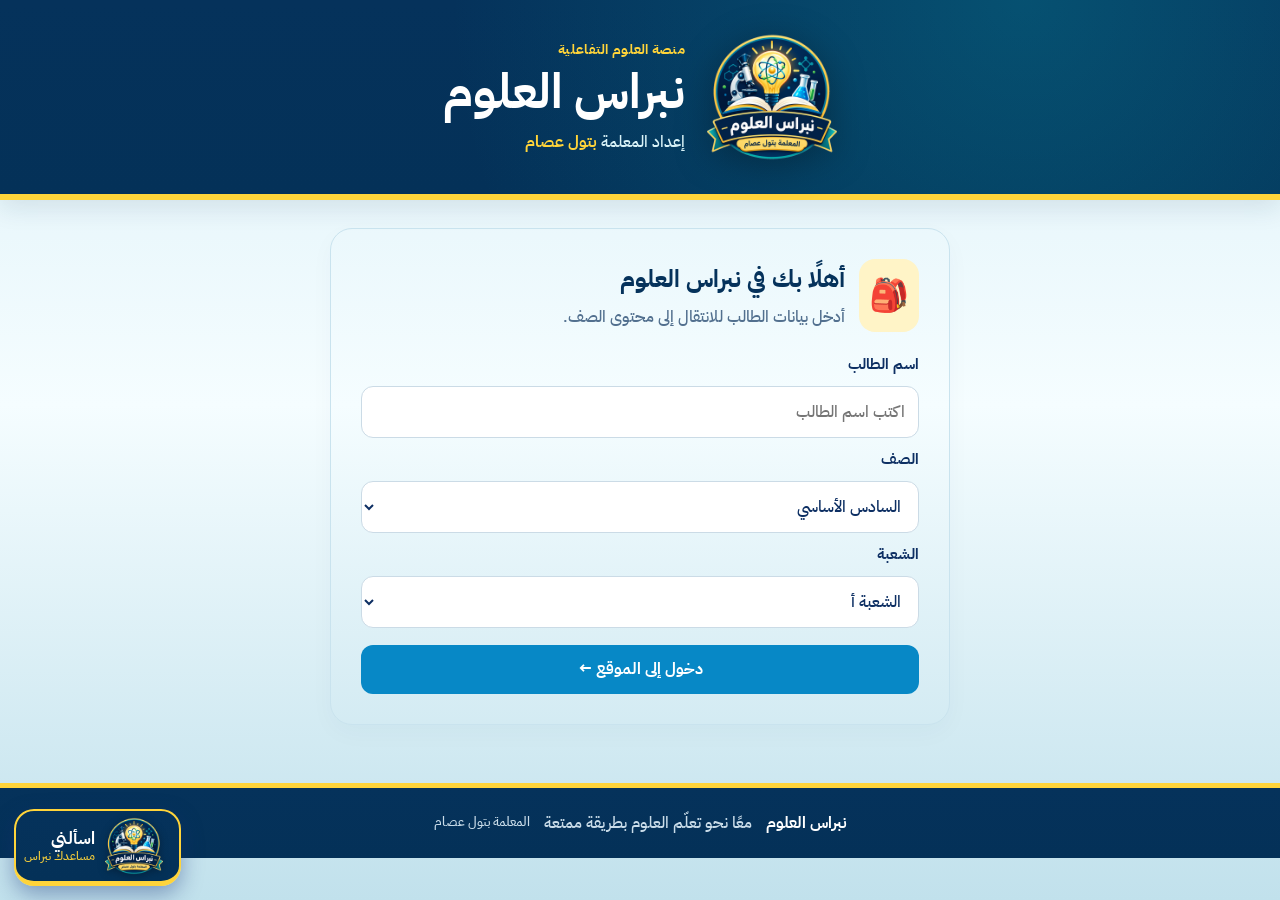
<file: index.html>
<!doctype html>
<html lang="ar" dir="rtl">
<head>
<meta charset="utf-8">
<meta name="viewport" content="width=device-width, initial-scale=1">
<meta name="theme-color" content="#05325b">
<link rel="icon" type="image/png" href="favicon.png">
<link rel="apple-touch-icon" href="favicon.png">
<title>نبراس العلوم | المعلمة بتول عصام</title>
<link rel="preconnect" href="https://fonts.googleapis.com">
<link rel="preconnect" href="https://fonts.gstatic.com" crossorigin>
<link href="https://fonts.googleapis.com/css2?family=IBM+Plex+Sans+Arabic:wght@400;500;600;700&display=swap" rel="stylesheet">
<link rel="stylesheet" href="style.css">
</head>
<body>
<header class="hero">
  <img class="brand-logo" src="logo.png" alt="شعار نبراس العلوم – المعلمة بتول عصام" width="130" height="130">
  <div>
    <p class="eyebrow">منصة العلوم التفاعلية</p>
    <h1>نبراس العلوم</h1>
    <p class="teacher">إعداد المعلمة <strong>بتول عصام</strong></p>
  </div>
</header>

<main class="container">
  <section id="loginPanel" class="panel login-panel">
    <div class="section-heading">
      <span class="emoji">🎒</span>
      <div><h2>أهلًا بك في نبراس العلوم</h2><p>أدخل بيانات الطالب للانتقال إلى محتوى الصف.</p></div>
    </div>
    <form id="studentForm">
      <label for="studentName">اسم الطالب</label>
      <input id="studentName" name="studentName" required maxlength="70" placeholder="اكتب اسم الطالب">
      <label for="studentGrade">الصف</label>
      <select id="studentGrade" name="studentGrade">
        <option value="6">السادس الأساسي</option>
        <option value="7">السابع الأساسي</option>
      </select>
      <label for="studentSection">الشعبة</label>
      <select id="studentSection" name="studentSection">
        <option value="أ">الشعبة أ</option>
        <option value="ب">الشعبة ب</option>
      </select>
      <button class="primary" type="submit">دخول إلى الموقع ←</button>
    </form>
  </section>

  <section id="dashboard" class="hidden">
    <div class="welcome-row">
      <div><p class="eyebrow">مرحبًا بك</p><h2 id="welcomeTitle">رحلتك العلمية تبدأ هنا</h2><p id="studentMeta"></p></div>
      <button id="changeStudent" class="secondary small" type="button">تغيير الطالب</button>
    </div>
    <div id="gradePicker" class="grade-grid">
      <button class="grade-card grade-six" data-grade="6"><span class="big-icon">🔬</span><span class="card-title">الصف السادس</span><span class="card-subtitle">اكتشف العلوم خطوة بخطوة</span></button>
      <button class="grade-card grade-seven" data-grade="7"><span class="big-icon">🧪</span><span class="card-title">الصف السابع</span><span class="card-subtitle">جرّب، لاحظ، واستنتج</span></button>
    </div>
    <div id="curriculum" class="hidden">
      <div class="toolbar">
        <button id="backGrades" class="secondary" type="button">→ رجوع</button>
        <div><p class="eyebrow">المحتوى الدراسي</p><h2 id="curriculumTitle">الصف السادس الأساسي</h2></div>
      </div>
      <div id="termTabs" class="term-tabs" role="tablist">
        <button class="term-tab active" data-term="1">الفصل الأول</button>
        <button class="term-tab" data-term="2">الفصل الثاني</button>
      </div>
      <p class="hint">اختر الفصل ثم الوحدة، ثم اختر الدرس لتظهر بطاقاته: الشرح والفيديو وورقة العمل والألعاب.</p>
      <div id="unitsGrid" class="units-grid"></div>
      <section id="lessonPanel" class="panel lesson-panel hidden">
        <div class="lesson-top"><span class="lesson-badge">صفحة الدرس</span><button id="closeLesson" class="secondary small" type="button">→ رجوع</button></div>
        <h2 id="lessonTitle"></h2>
        <p id="lessonPath" class="muted"></p>
        <div id="lessonBody"></div>
        </section>
    </div>
  </section>
</main>

<footer><strong>نبراس العلوم</strong><span>معًا نحو تعلّم العلوم بطريقة ممتعة</span><small>المعلمة بتول عصام</small></footer>
<script src="common.js"></script>
<script src="curriculum.js"></script>
<script src="lessons.js"></script>
<script src="script.js"></script>
<script src="assistant.js"></script>
</body>
</html>
</file>
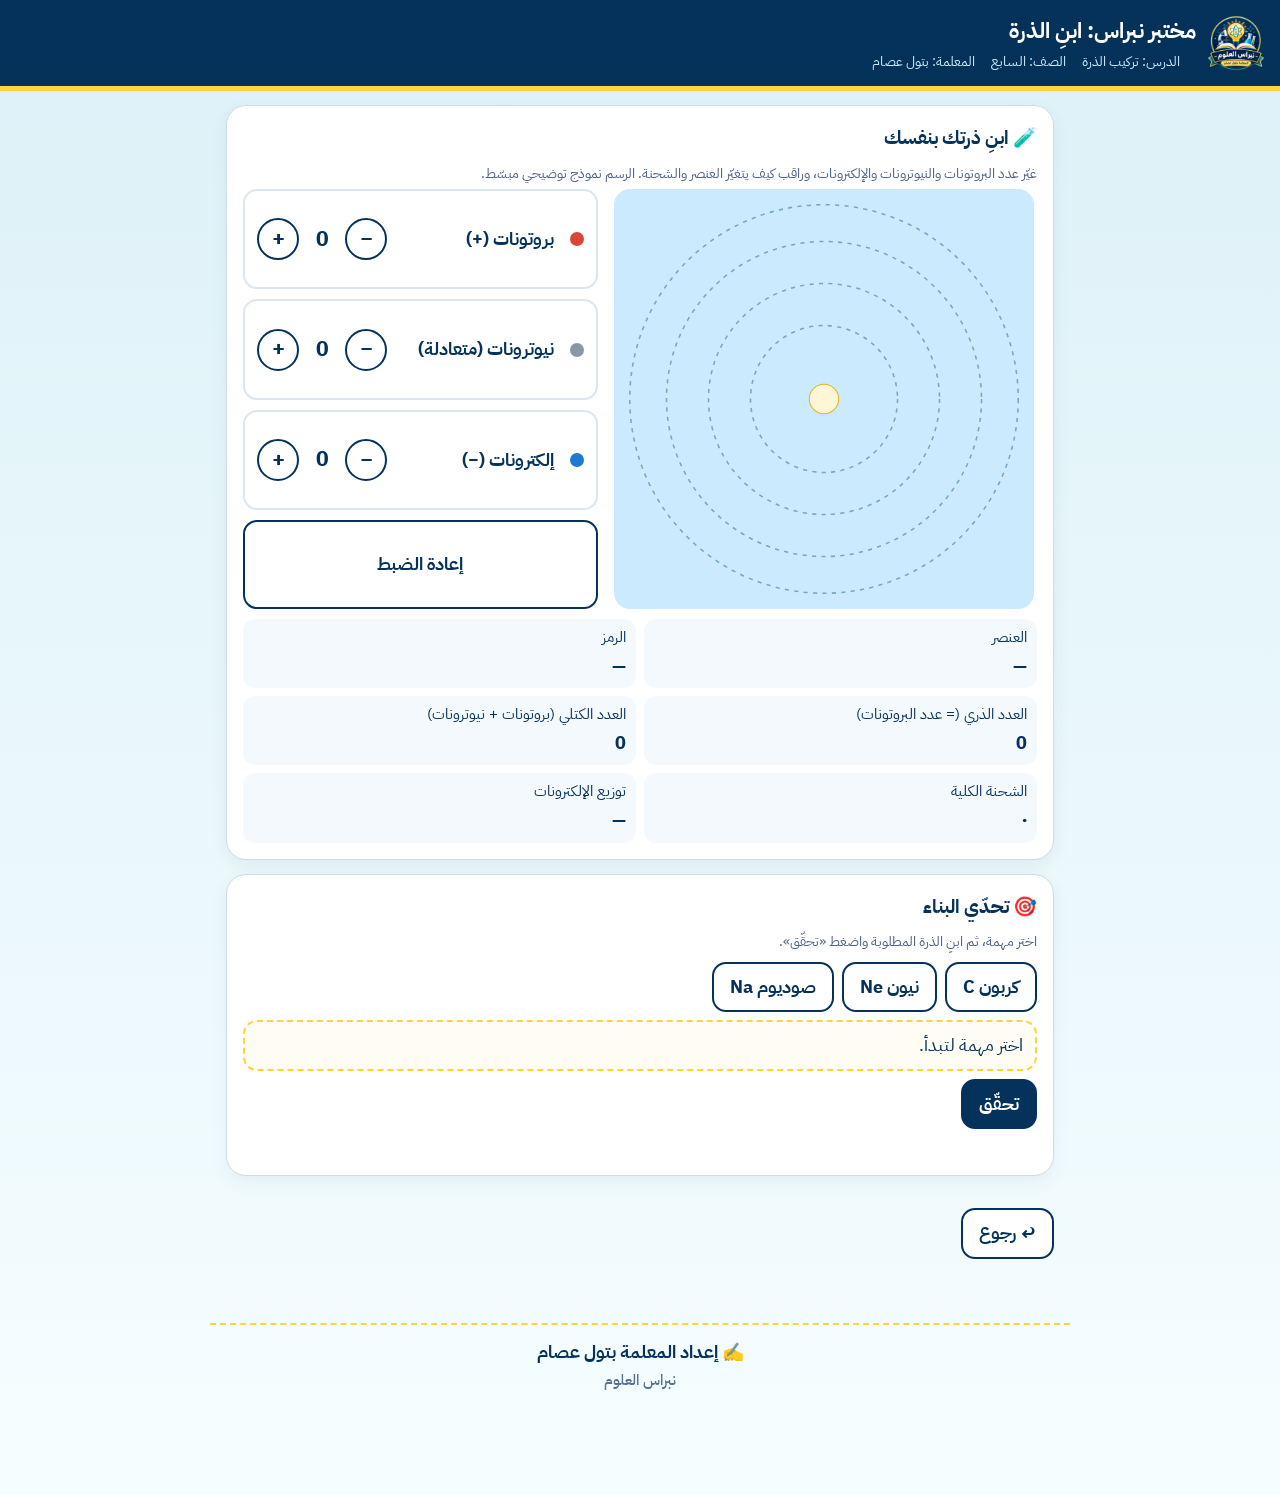
<file: atomlab.html>
<!doctype html>
<html lang="ar" dir="rtl"><head><meta charset="utf-8"><meta name="viewport" content="width=device-width,initial-scale=1">
<title>مختبر نبراس: ابنِ الذرة</title>
<link rel="icon" type="image/png" href="favicon.png">
<link rel="preconnect" href="https://fonts.googleapis.com">
<link rel="preconnect" href="https://fonts.gstatic.com" crossorigin>
<link href="https://fonts.googleapis.com/css2?family=IBM+Plex+Sans+Arabic:wght@400;500;600;700&display=swap" rel="stylesheet">
<style>
:root{--n:#05325b;--g:#ffd43a;--l:#cbeafd;--t:#09a5ae;--ok:#1d7a4d;--no:#a33b2b}
*{box-sizing:border-box}body{margin:0;background:linear-gradient(180deg,#ddf1f8,#f5fdff);color:var(--n);font:18px/1.7 'IBM Plex Sans Arabic',Tahoma,sans-serif}
header{background:linear-gradient(180deg,#05325b,#043158);color:#fff;padding:12px 16px;border-bottom:5px solid var(--g);display:flex;align-items:center;gap:12px}
header h1{margin:0;font-size:1.4rem}header img{width:56px;height:56px;flex-shrink:0}
.meta{display:flex;flex-wrap:wrap;gap:2px 16px;font-size:.88rem;color:var(--l)}
main{max-width:860px;margin:0 auto;padding:14px 16px 40px;display:grid;gap:14px}
section{background:#fff;border:1px solid #cfdbe8;border-radius:20px;padding:16px;box-shadow:0 6px 18px #1f386410}
h2{margin:0 0 6px;font-size:1.2rem}.hint{color:#4d6283;font-size:.9rem;margin:4px 0}
.btn{font:inherit;font-weight:700;border:2px solid var(--n);background:#fff;color:var(--n);border-radius:14px;padding:8px 16px;cursor:pointer}
.btn.gold{background:var(--g);border-color:var(--g)}.btn.pri{background:var(--n);color:#fff}
.stage{display:grid;grid-template-columns:1fr;gap:14px}
@media(min-width:720px){.stage{grid-template-columns:1.2fr 1fr}}
svg{width:100%;max-width:420px;display:block;margin:0 auto;background:var(--l);border-radius:16px}
.ctl{display:grid;gap:10px}
.cr{display:flex;align-items:center;gap:10px;border:2px solid #dbe6f1;border-radius:14px;padding:8px 12px}
.cr b{flex:1}.cr output{min-width:2ch;text-align:center;font-weight:800;font-size:1.3rem}
.cr button{width:42px;height:42px;border-radius:50%;border:2px solid var(--n);background:#fff;color:var(--n);font:inherit;font-size:1.4rem;font-weight:800;cursor:pointer;line-height:1}
.dot{display:inline-block;width:14px;height:14px;border-radius:50%;margin-inline-end:6px;vertical-align:middle}
.info{display:grid;grid-template-columns:repeat(2,1fr);gap:8px;margin-top:10px}
.info div{background:#f3f9fd;border-radius:12px;padding:6px 10px;font-size:.95rem}.info b{display:block;font-size:1.15rem}
.tasks{display:flex;gap:8px;flex-wrap:wrap;margin:8px 0}
.fb{margin-top:10px;padding:10px 14px;border-radius:12px;font-weight:700;min-height:1px}
.fb.ok{background:#e4f5ec;color:var(--ok)}.fb.no{background:#fbebe7;color:var(--no)}
.goal{background:#fffdf3;border:2px dashed var(--g);border-radius:14px;padding:8px 12px;margin:8px 0}
</style><script src="common.js"></script>
</head><body data-nb-lab>
<header><img src="logo.png" alt="شعار نبراس العلوم"><div><h1>مختبر نبراس: ابنِ الذرة</h1>
<div class="meta"><span id="stName"></span><span>الدرس: تركيب الذرة</span><span>الصف: السابع</span><span>المعلمة: بتول عصام</span></div></div></header>
<main>
<section>
<h2>🧪 ابنِ ذرتك بنفسك</h2>
<p class="hint">غيّر عدد البروتونات والنيوترونات والإلكترونات، وراقب كيف يتغيّر العنصر والشحنة. الرسم نموذج توضيحي مبسّط.</p>
<div class="stage">
<div><svg id="sv" viewBox="0 0 400 400" role="img" aria-label="نموذج الذرة"></svg></div>
<div class="ctl">
<div class="cr"><span class="dot" style="background:#d9473b"></span><b>بروتونات (+)</b><button data-k="p" data-d="-1" aria-label="إنقاص البروتونات">−</button><output id="op">0</output><button data-k="p" data-d="1" aria-label="زيادة البروتونات">+</button></div>
<div class="cr"><span class="dot" style="background:#8a97a6"></span><b>نيوترونات (متعادلة)</b><button data-k="n" data-d="-1" aria-label="إنقاص النيوترونات">−</button><output id="on">0</output><button data-k="n" data-d="1" aria-label="زيادة النيوترونات">+</button></div>
<div class="cr"><span class="dot" style="background:#1f78d1"></span><b>إلكترونات (−)</b><button data-k="e" data-d="-1" aria-label="إنقاص الإلكترونات">−</button><output id="oe">0</output><button data-k="e" data-d="1" aria-label="زيادة الإلكترونات">+</button></div>
<button class="btn" id="reset" type="button">إعادة الضبط</button>
</div></div>
<div class="info">
<div>العنصر<b id="iEl">—</b></div>
<div>الرمز<b id="iSy">—</b></div>
<div>العدد الذري (= عدد البروتونات)<b id="iZ">0</b></div>
<div>العدد الكتلي (بروتونات + نيوترونات)<b id="iA">0</b></div>
<div>الشحنة الكلية<b id="iQ">0</b></div>
<div>توزيع الإلكترونات<b id="iD">—</b></div>
</div>
</section>

<section>
<h2>🎯 تحدّي البناء</h2>
<p class="hint">اختر مهمة، ثم ابنِ الذرة المطلوبة واضغط «تحقّق».</p>
<div class="tasks" id="tasks"></div>
<div class="goal" id="goal">اختر مهمة لتبدأ.</div>
<button class="btn pri" id="chk" type="button">تحقّق</button>
<div class="fb" id="fb" aria-live="polite"></div>
</section>
<p><button class="btn" type="button" onclick="nbBack()">↩ رجوع</button></p>
</main>
<script>
const $=s=>document.querySelector(s);
const EL=[['','',''],['هيدروجين','H'],['هيليوم','He'],['ليثيوم','Li'],['بيريليوم','Be'],['بورون','B'],['كربون','C'],['نيتروجين','N'],['أكسجين','O'],['فلور','F'],['نيون','Ne'],['صوديوم','Na'],['مغنيسيوم','Mg'],['ألمنيوم','Al'],['سيليكون','Si'],['فسفور','P'],['كبريت','S'],['كلور','Cl'],['أرغون','Ar'],['بوتاسيوم','K'],['كالسيوم','Ca']];
const CAP=[2,8,8,2],MAXP=20,MAXN=25,MAXE=22;
const S={p:0,n:0,e:0};
let nm='';try{nm=localStorage.getItem('nb_name')||''}catch(e){}
const hi=t=>nm?`${nm}، ${t}`:t;
if(nm)$('#stName').textContent='الطالب: '+nm;
const ar=n=>n.toLocaleString('ar');
function shells(e){const r=[];let left=e;for(const c of CAP){const k=Math.min(c,left);r.push(k);left-=k}if(left>0)r[3]+=left;return r}
function draw(){
  const {p,n,e}=S,sv=$('#sv');let h='';
  const R=[70,110,150,185];
  R.forEach(r=>h+=`<circle cx="200" cy="200" r="${r}" fill="none" stroke="#7aa6c6" stroke-width="1.5" stroke-dasharray="4 5"/>`);
  const nuc=[];for(let i=0;i<p;i++)nuc.push('p');for(let i=0;i<n;i++)nuc.push('n');
  nuc.sort((a,b)=>((a.charCodeAt(0)*7+nuc.indexOf(a))%5)-2);
  const pr=Math.min(52,8+Math.sqrt(nuc.length)*7);
  h+=`<circle cx="200" cy="200" r="${pr+6}" fill="#fff6d6" stroke="#e0b92a"/>`;
  const gold=Math.PI*(3-Math.sqrt(5));
  nuc.forEach((t,i)=>{const rr=Math.min(pr,Math.sqrt(i+.5)*(pr/Math.sqrt(nuc.length||1)));const a=i*gold;
    h+=`<circle cx="${200+rr*Math.cos(a)}" cy="${200+rr*Math.sin(a)}" r="${nuc.length>30?5:6.5}" fill="${t==='p'?'#d9473b':'#8a97a6'}" stroke="#fff" stroke-width="1"/>`});
  const sh=shells(e);
  sh.forEach((k,si)=>{for(let j=0;j<k;j++){const a=2*Math.PI*j/k-Math.PI/2+si*0.4;
    h+=`<circle cx="${200+R[si]*Math.cos(a)}" cy="${200+R[si]*Math.sin(a)}" r="7" fill="#1f78d1" stroke="#fff" stroke-width="1.5"/>`}});
  sv.innerHTML=h;
  $('#op').textContent=ar(p);$('#on').textContent=ar(n);$('#oe').textContent=ar(e);
  const el=p>=1&&p<=MAXP?EL[p]:null;
  $('#iEl').textContent=p===0?'—':el?el[0]:'عنصر آخر';
  $('#iSy').textContent=p===0?'—':el?el[1]:'—';
  $('#iZ').textContent=ar(p);$('#iA').textContent=ar(p+n);
  const q=p-e;$('#iQ').textContent=q===0?(p?'متعادلة (٠)':'٠'):q>0?`موجبة (+${ar(q)})`:`سالبة (−${ar(-q)})`;
  $('#iD').textContent=e?sh.filter(x=>x>0).map(ar).join(' ، '):'—';
}
document.querySelectorAll('.cr button').forEach(b=>b.onclick=()=>{
  const k=b.dataset.k,d=+b.dataset.d,mx={p:MAXP,n:MAXN,e:MAXE}[k];
  S[k]=Math.max(0,Math.min(mx,S[k]+d));draw()});
$('#reset').onclick=()=>{S.p=S.n=S.e=0;draw()};
const TK=[
 {name:'كربون C',p:6,n:6,e:6,goal:'ابنِ ذرة الكربون (C) المتعادلة: عدد بروتوناتها ٦ ونيوتروناتها ٦.',hint:'الكربون عدده الذري ٦، والذرة المتعادلة عدد إلكتروناتها = عدد بروتوناتها.'},
 {name:'نيون Ne',p:10,n:10,e:10,goal:'ابنِ ذرة النيون (Ne) المتعادلة: ١٠ بروتونات و١٠ نيوترونات.',hint:'النيون عدده الذري ١٠. لاحظ أن المستوى الأول يتّسع لإلكترونين والثاني لثمانية.'},
 {name:'صوديوم Na',p:11,n:12,e:11,goal:'ابنِ ذرة الصوديوم (Na) المتعادلة: ١١ بروتونًا و١٢ نيوترونًا.',hint:'الصوديوم عدده الذري ١١، وعدده الكتلي ٢٣ أي ١٢ نيوترونًا.'}
];
let cur=-1;
const tw=$('#tasks');
TK.forEach((t,i)=>{const b=document.createElement('button');b.className='btn';b.type='button';b.textContent=t.name;b.onclick=()=>{cur=i;$('#goal').textContent=t.goal;$('#fb').className='fb';$('#fb').textContent='';S.p=S.n=S.e=0;draw();tw.querySelectorAll('.btn').forEach(x=>x.classList.toggle('gold',x===b))};tw.appendChild(b)});
$('#chk').onclick=()=>{const f=$('#fb');
  if(cur<0){f.className='fb no';f.textContent=hi('اختر مهمة أولًا.');return}
  const t=TK[cur];
  if(S.p===t.p&&S.n===t.n&&S.e===t.e){f.className='fb ok';f.textContent=hi(`أحسنت! بنيتَ ذرة ${t.name} بنجاح 🌟`)}
  else if(S.p!==t.p){f.className='fb no';f.textContent=hi('عدد البروتونات يحدّد هوية العنصر، راجع العدد الذري. '+t.hint)}
  else if(S.e!==t.p){f.className='fb no';f.textContent=hi('الذرة متعادلة، فيجب أن يتساوى عدد الإلكترونات مع عدد البروتونات.')}
  else{f.className='fb no';f.textContent=hi('اقتربتَ! راجع عدد النيوترونات. '+t.hint)}};
draw();
</script>
</body></html>
</file>
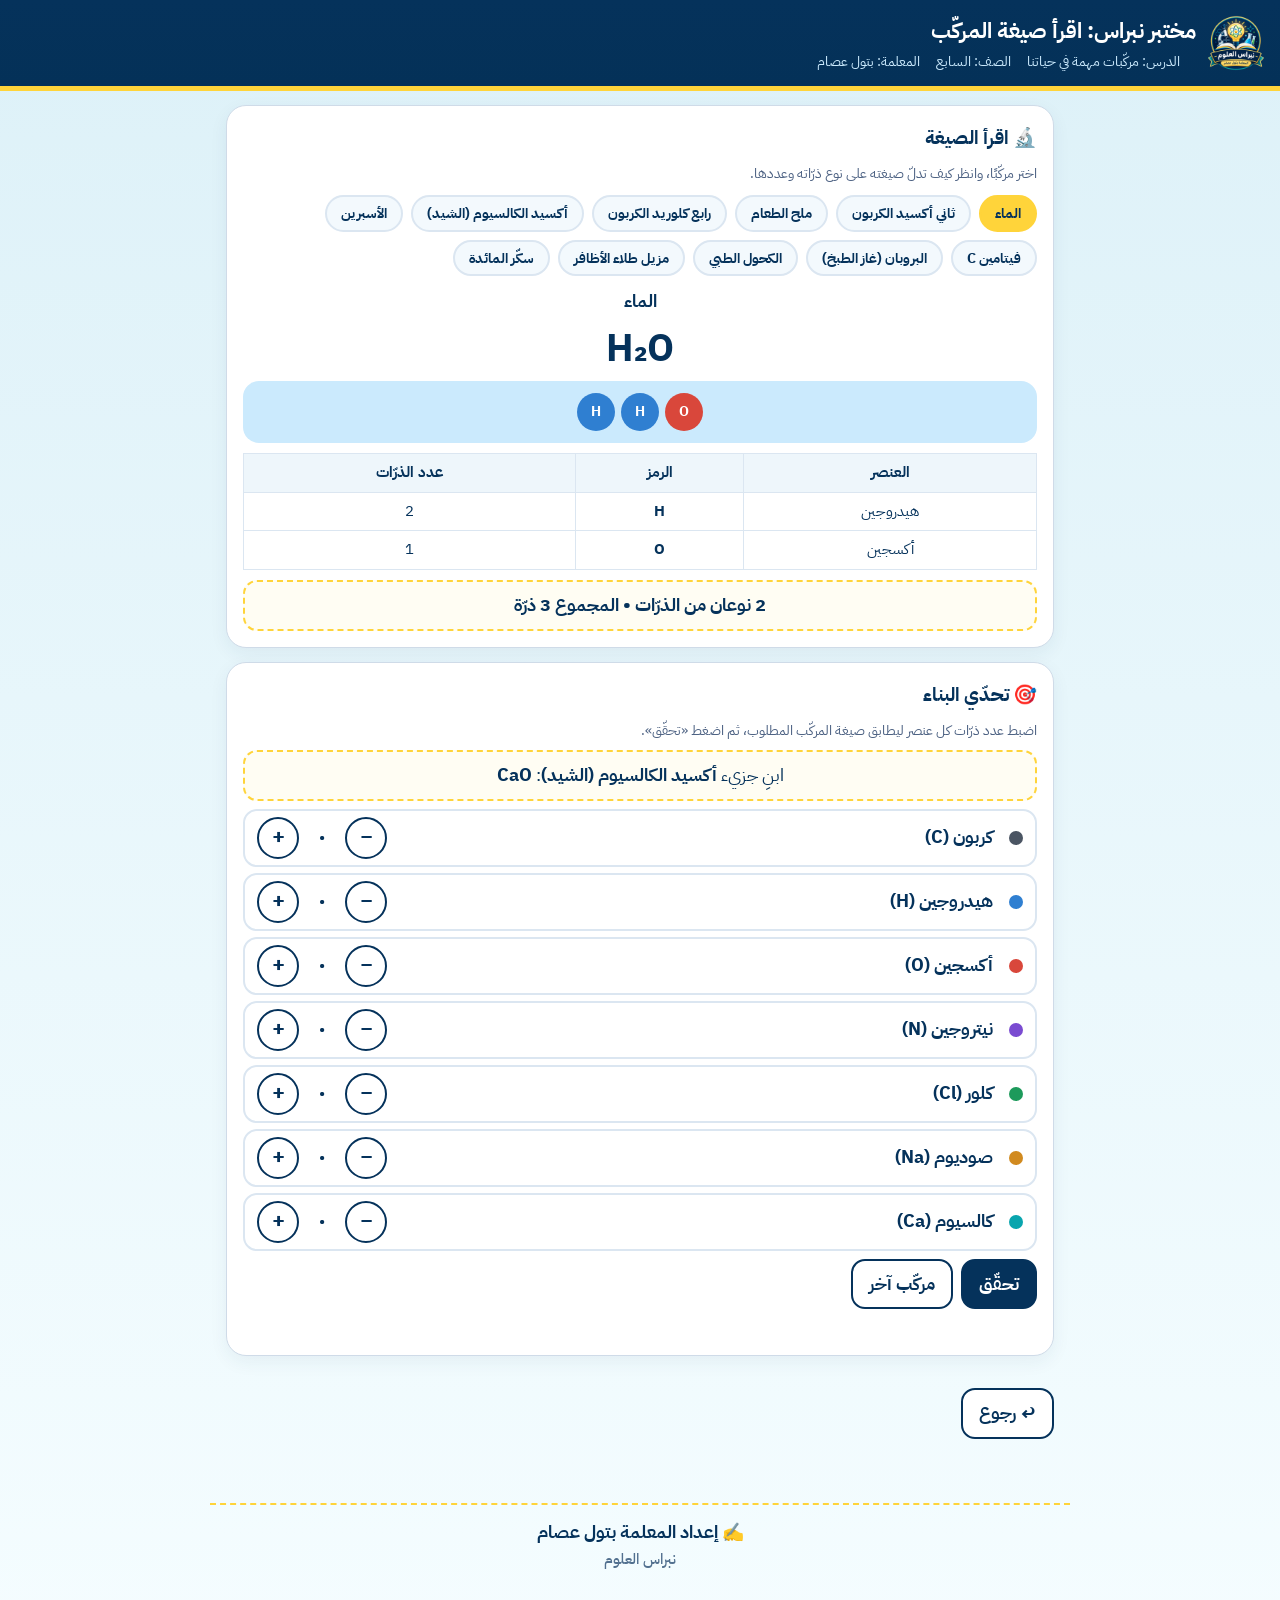
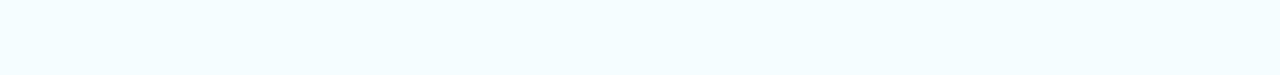
<file: compoundlab.html>
<!doctype html>
<html lang="ar" dir="rtl"><head><meta charset="utf-8"><meta name="viewport" content="width=device-width,initial-scale=1">
<title>مختبر نبراس: اقرأ صيغة المركّب</title>
<link rel="icon" type="image/png" href="favicon.png">
<link rel="preconnect" href="https://fonts.googleapis.com">
<link rel="preconnect" href="https://fonts.gstatic.com" crossorigin>
<link href="https://fonts.googleapis.com/css2?family=IBM+Plex+Sans+Arabic:wght@400;500;600;700&display=swap" rel="stylesheet">
<style>
:root{--n:#05325b;--g:#ffd43a;--l:#cbeafd;--t:#09a5ae;--ok:#1d7a4d;--no:#a33b2b}
*{box-sizing:border-box}body{margin:0;background:linear-gradient(180deg,#ddf1f8,#f5fdff);color:var(--n);font:18px/1.7 'IBM Plex Sans Arabic',Tahoma,sans-serif}
header{background:linear-gradient(180deg,#05325b,#043158);color:#fff;padding:12px 16px;border-bottom:5px solid var(--g);display:flex;align-items:center;gap:12px}
header h1{margin:0;font-size:1.4rem}header img{width:56px;height:56px;flex-shrink:0}
.meta{display:flex;flex-wrap:wrap;gap:2px 16px;font-size:.88rem;color:var(--l)}
main{max-width:860px;margin:0 auto;padding:14px 16px 40px;display:grid;gap:14px}
section{background:#fff;border:1px solid #cfdbe8;border-radius:20px;padding:16px;box-shadow:0 6px 18px #1f386410}
h2{margin:0 0 6px;font-size:1.2rem}.hint{color:#4d6283;font-size:.9rem;margin:4px 0}
.btn{font:inherit;font-weight:700;border:2px solid var(--n);background:#fff;color:var(--n);border-radius:14px;padding:8px 16px;cursor:pointer}
.btn.pri{background:var(--n);color:#fff}
.chips{display:flex;flex-wrap:wrap;gap:8px;margin:10px 0}
.chip{font:inherit;font-size:.9rem;font-weight:700;border:2px solid #dbe6f1;background:#f3f9fd;color:var(--n);border-radius:999px;padding:4px 14px;cursor:pointer}
.chip.on{background:var(--g);border-color:var(--g)}
.formula{direction:ltr;text-align:center;font:800 2.4rem/1.2 'IBM Plex Sans Arabic';margin:8px 0}
.cname{text-align:center;font-weight:700;margin:0}
.bubbles{display:flex;flex-wrap:wrap;gap:6px;justify-content:center;background:var(--l);border-radius:16px;padding:12px;margin:10px 0;direction:ltr}
.at{width:38px;height:38px;border-radius:50%;display:grid;place-items:center;color:#fff;font-weight:800;font-size:.85rem}
table{width:100%;border-collapse:collapse;margin-top:8px;font-size:.95rem}
th,td{border:1px solid #dbe6f1;padding:6px 8px;text-align:center}th{background:#eef6fb}
.total{background:#fffdf3;border:2px dashed var(--g);border-radius:14px;padding:8px 12px;margin-top:10px;font-weight:700;text-align:center}
.cr{display:flex;align-items:center;gap:10px;border:2px solid #dbe6f1;border-radius:14px;padding:6px 12px;margin:6px 0}
.cr b{flex:1}.cr output{min-width:2ch;text-align:center;font-weight:800;font-size:1.3rem}
.cr button{width:42px;height:42px;border-radius:50%;border:2px solid var(--n);background:#fff;color:var(--n);font:inherit;font-size:1.4rem;font-weight:800;cursor:pointer;line-height:1}
.dot{display:inline-block;width:14px;height:14px;border-radius:50%;margin-inline-end:6px;vertical-align:middle}
.fb{margin-top:10px;padding:10px 14px;border-radius:12px;font-weight:700;min-height:1px}
.fb.ok{background:#e4f5ec;color:var(--ok)}.fb.no{background:#fbebe7;color:var(--no)}
.goal{background:#fffdf3;border:2px dashed var(--g);border-radius:14px;padding:8px 12px;margin:8px 0;text-align:center}
</style><script src="common.js"></script>
</head><body data-nb-lab>
<header><img src="logo.png" alt="شعار نبراس العلوم"><div><h1>مختبر نبراس: اقرأ صيغة المركّب</h1>
<div class="meta"><span id="stName"></span><span>الدرس: مركّبات مهمة في حياتنا</span><span>الصف: السابع</span><span>المعلمة: بتول عصام</span></div></div></header>
<main>
<section>
<h2>🔬 اقرأ الصيغة</h2>
<p class="hint">اختر مركّبًا، وانظر كيف تدلّ صيغته على نوع ذرّاته وعددها.</p>
<div class="chips" id="chips"></div>
<p class="cname" id="cn"></p>
<div class="formula" id="fm"></div>
<div class="bubbles" id="bb" aria-label="ذرّات المركّب"></div>
<table><thead><tr><th>العنصر</th><th>الرمز</th><th>عدد الذرّات</th></tr></thead><tbody id="tb"></tbody></table>
<div class="total" id="tt"></div>
</section>
<section>
<h2>🎯 تحدّي البناء</h2>
<p class="hint">اضبط عدد ذرّات كل عنصر ليطابق صيغة المركّب المطلوب، ثم اضغط «تحقّق».</p>
<div class="goal" id="goal"></div>
<div id="ctl"></div>
<div style="display:flex;gap:8px;flex-wrap:wrap;margin-top:8px"><button class="btn pri" id="chk" type="button">تحقّق</button><button class="btn" id="nx" type="button">مركّب آخر</button></div>
<div class="fb" id="fb" aria-live="polite"></div>
</section>
<p><button class="btn" type="button" onclick="nbBack()">↩ رجوع</button></p>
</main>
<script>
const $=s=>document.querySelector(s);
const EL={C:['كربون','#4b5563'],H:['هيدروجين','#2f7fd1'],O:['أكسجين','#d9473b'],N:['نيتروجين','#7a4bd1'],Cl:['كلور','#1d9a5b'],Na:['صوديوم','#d18a1f'],Ca:['كالسيوم','#09a5ae']};
const C=[['الماء','H2O'],['ثاني أكسيد الكربون','CO2'],['ملح الطعام','NaCl'],['رابع كلوريد الكربون','CCl4'],['أكسيد الكالسيوم (الشيد)','CaO'],['الأسبرين','C9H8O4'],['فيتامين C','C6H8O6'],['البروبان (غاز الطبخ)','C3H8'],['الكحول الطبي','C2H6O'],['مزيل طلاء الأظافر','C3H6O'],['سكّر المائدة','C12H22O11']];
const sb=s=>String(s).replace(/\d/g,d=>'₀₁₂₃₄₅₆₇₈₉'[d]);
const ar=n=>n.toLocaleString('ar');
const parse=f=>(f.match(/[A-Z][a-z]?\d*/g)).map(x=>{const m=x.match(/([A-Z][a-z]?)(\d*)/);return[m[1],m[2]?+m[2]:1]});
let nm='';try{nm=localStorage.getItem('nb_name')||''}catch(e){}
const hi=t=>nm?`${nm}، ${t}`:t;
if(nm)$('#stName').textContent='الطالب: '+nm;
function show(i){
  document.querySelectorAll('.chip').forEach((c,j)=>c.classList.toggle('on',i===j));
  const [name,f]=C[i],a=parse(f);
  $('#cn').textContent=name;$('#fm').textContent=sb(f);
  $('#bb').innerHTML=a.map(([s,n])=>Array.from({length:n},()=>`<span class="at" style="background:${EL[s][1]}">${s}</span>`).join('')).join('');
  $('#tb').innerHTML=a.map(([s,n])=>`<tr><td>${EL[s][0]}</td><td dir="ltr"><b>${s}</b></td><td>${ar(n)}</td></tr>`).join('');
  const tot=a.reduce((x,y)=>x+y[1],0);
  $('#tt').textContent=`${ar(a.length)} ${a.length===2?'نوعان':'أنواع'} من الذرّات • المجموع ${ar(tot)} ذرّة`;
}
$('#chips').innerHTML=C.map((c,i)=>`<button class="chip" type="button" data-i="${i}">${c[0]}</button>`).join('');
document.querySelectorAll('.chip').forEach(b=>b.onclick=()=>show(+b.dataset.i));
show(0);
let T=0,S={};
function newTask(){
  let k;do{k=Math.floor(Math.random()*C.length)}while(k===T&&C.length>1);T=k;
  S={};Object.keys(EL).forEach(s=>S[s]=0);
  $('#goal').innerHTML=`ابنِ جزيء <b>${C[T][0]}</b>: <span dir="ltr"><b>${sb(C[T][1])}</b></span>`;
  $('#ctl').innerHTML=Object.keys(EL).map(s=>`<div class="cr"><span class="dot" style="background:${EL[s][1]}"></span><b>${EL[s][0]} (<span dir="ltr">${s}</span>)</b><button type="button" data-s="${s}" data-d="-1" aria-label="إنقاص">−</button><output id="o_${s}">٠</output><button type="button" data-s="${s}" data-d="1" aria-label="زيادة">+</button></div>`).join('');
  $('#ctl').querySelectorAll('button').forEach(b=>b.onclick=()=>{const s=b.dataset.s;S[s]=Math.max(0,Math.min(14,S[s]+ +b.dataset.d));$('#o_'+s).textContent=ar(S[s]);$('#fb').textContent='';$('#fb').className='fb'});
  $('#fb').textContent='';$('#fb').className='fb';
}
$('#chk').onclick=()=>{
  const want={};parse(C[T][1]).forEach(([s,n])=>want[s]=n);
  const bad=Object.keys(EL).filter(s=>(want[s]||0)!==S[s]);
  const f=$('#fb');
  if(!bad.length){f.className='fb ok';f.textContent=hi('أحسنت! بنيتَ المركّب بشكل صحيح 🌟')}
  else{f.className='fb no';f.textContent=hi('راجع عدد ذرّات: '+bad.map(s=>EL[s][0]).join('، ')+'. الرقم الصغير أسفل الرمز هو عدد الذرّات، وغيابه يعني ذرّة واحدة.')}
};
$('#nx').onclick=newTask;
newTask();
</script></body></html>
</file>
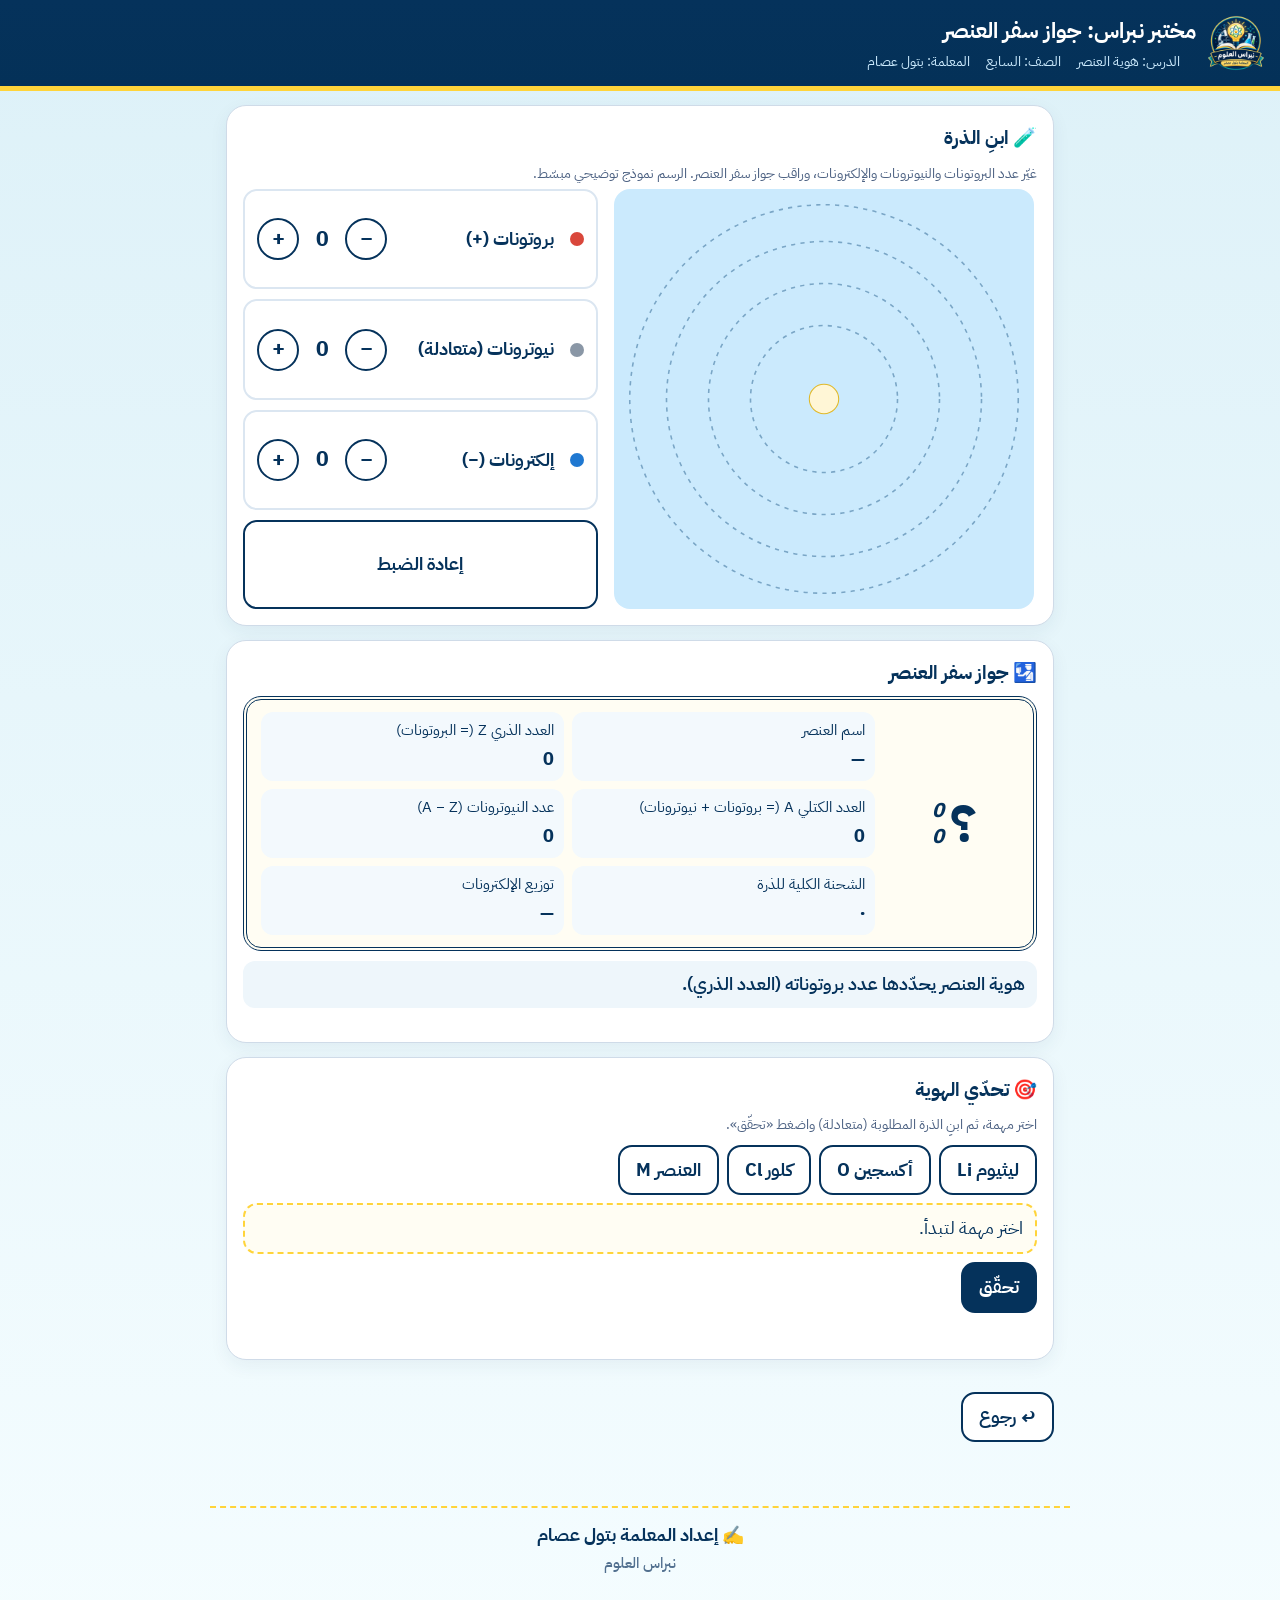
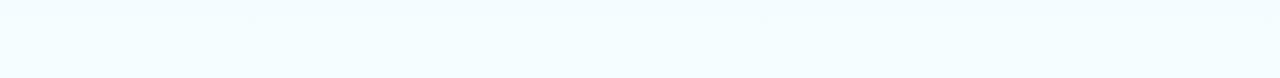
<file: identitylab.html>
<!doctype html>
<html lang="ar" dir="rtl"><head><meta charset="utf-8"><meta name="viewport" content="width=device-width,initial-scale=1">
<title>مختبر نبراس: جواز سفر العنصر</title>
<link rel="icon" type="image/png" href="favicon.png">
<link rel="preconnect" href="https://fonts.googleapis.com">
<link rel="preconnect" href="https://fonts.gstatic.com" crossorigin>
<link href="https://fonts.googleapis.com/css2?family=IBM+Plex+Sans+Arabic:wght@400;500;600;700&display=swap" rel="stylesheet">
<style>
:root{--n:#05325b;--g:#ffd43a;--l:#cbeafd;--t:#09a5ae;--ok:#1d7a4d;--no:#a33b2b}
*{box-sizing:border-box}body{margin:0;background:linear-gradient(180deg,#ddf1f8,#f5fdff);color:var(--n);font:18px/1.7 'IBM Plex Sans Arabic',Tahoma,sans-serif}
header{background:linear-gradient(180deg,#05325b,#043158);color:#fff;padding:12px 16px;border-bottom:5px solid var(--g);display:flex;align-items:center;gap:12px}
header h1{margin:0;font-size:1.4rem}header img{width:56px;height:56px;flex-shrink:0}
.meta{display:flex;flex-wrap:wrap;gap:2px 16px;font-size:.88rem;color:var(--l)}
main{max-width:860px;margin:0 auto;padding:14px 16px 40px;display:grid;gap:14px}
section{background:#fff;border:1px solid #cfdbe8;border-radius:20px;padding:16px;box-shadow:0 6px 18px #1f386410}
h2{margin:0 0 6px;font-size:1.2rem}.hint{color:#4d6283;font-size:.9rem;margin:4px 0}
.btn{font:inherit;font-weight:700;border:2px solid var(--n);background:#fff;color:var(--n);border-radius:14px;padding:8px 16px;cursor:pointer}
.btn.gold{background:var(--g);border-color:var(--g)}.btn.pri{background:var(--n);color:#fff}
.stage{display:grid;grid-template-columns:1fr;gap:14px}
@media(min-width:720px){.stage{grid-template-columns:1.2fr 1fr}}
svg{width:100%;max-width:420px;display:block;margin:0 auto;background:var(--l);border-radius:16px}
.ctl{display:grid;gap:10px}
.cr{display:flex;align-items:center;gap:10px;border:2px solid #dbe6f1;border-radius:14px;padding:8px 12px}
.cr b{flex:1}.cr output{min-width:2ch;text-align:center;font-weight:800;font-size:1.3rem}
.cr button{width:42px;height:42px;border-radius:50%;border:2px solid var(--n);background:#fff;color:var(--n);font:inherit;font-size:1.4rem;font-weight:800;cursor:pointer;line-height:1}
.dot{display:inline-block;width:14px;height:14px;border-radius:50%;margin-inline-end:6px;vertical-align:middle}
.info{display:grid;grid-template-columns:repeat(2,1fr);gap:8px;margin-top:10px}
.info div{background:#f3f9fd;border-radius:12px;padding:6px 10px;font-size:.95rem}.info b{display:block;font-size:1.15rem}
.tasks{display:flex;gap:8px;flex-wrap:wrap;margin:8px 0}
.fb{margin-top:10px;padding:10px 14px;border-radius:12px;font-weight:700;min-height:1px}
.fb.ok{background:#e4f5ec;color:var(--ok)}.fb.no{background:#fbebe7;color:var(--no)}
.goal{background:#fffdf3;border:2px dashed var(--g);border-radius:14px;padding:8px 12px;margin:8px 0}
.pass{display:grid;grid-template-columns:auto 1fr;gap:14px;align-items:center;border:4px double var(--n);border-radius:18px;padding:12px 14px;background:#fffdf3}
.pass .info{margin-top:0}.ps{display:flex;align-items:center;gap:6px;direction:ltr;justify-content:center;min-width:130px}
.ps b{font:800 3.2rem/1 'IBM Plex Sans Arabic'}.ab{display:flex;flex-direction:column;gap:6px;font-size:1.25rem;font-weight:800;line-height:1;text-align:center}
.note{background:#eef6fb;border-radius:12px;padding:8px 12px;margin-top:10px;font-weight:600}
@media(max-width:560px){.pass{grid-template-columns:1fr}}

</style><script src="common.js"></script>
</head><body data-nb-lab>
<header><img src="logo.png" alt="شعار نبراس العلوم"><div><h1>مختبر نبراس: جواز سفر العنصر</h1>
<div class="meta"><span id="stName"></span><span>الدرس: هوية العنصر</span><span>الصف: السابع</span><span>المعلمة: بتول عصام</span></div></div></header>
<main>
<section>
<h2>🧪 ابنِ الذرة</h2>
<p class="hint">غيّر عدد البروتونات والنيوترونات والإلكترونات، وراقب جواز سفر العنصر. الرسم نموذج توضيحي مبسّط.</p>
<div class="stage">
<div><svg id="sv" viewBox="0 0 400 400" role="img" aria-label="نموذج الذرة"></svg></div>
<div class="ctl">
<div class="cr"><span class="dot" style="background:#d9473b"></span><b>بروتونات (+)</b><button data-k="p" data-d="-1" aria-label="إنقاص البروتونات">−</button><output id="op">0</output><button data-k="p" data-d="1" aria-label="زيادة البروتونات">+</button></div>
<div class="cr"><span class="dot" style="background:#8a97a6"></span><b>نيوترونات (متعادلة)</b><button data-k="n" data-d="-1" aria-label="إنقاص النيوترونات">−</button><output id="on">0</output><button data-k="n" data-d="1" aria-label="زيادة النيوترونات">+</button></div>
<div class="cr"><span class="dot" style="background:#1f78d1"></span><b>إلكترونات (−)</b><button data-k="e" data-d="-1" aria-label="إنقاص الإلكترونات">−</button><output id="oe">0</output><button data-k="e" data-d="1" aria-label="زيادة الإلكترونات">+</button></div>
<button class="btn" id="reset" type="button">إعادة الضبط</button>
</div></div>
</section>

<section>
<h2>🛂 جواز سفر العنصر</h2>
<div class="pass">
<div class="ps" aria-label="رمز العنصر"><span class="ab"><i id="pA">0</i><i id="pZ">0</i></span><b id="pX">؟</b></div>
<div class="info">
<div>اسم العنصر<b id="iEl">—</b></div>
<div>العدد الذري Z (= البروتونات)<b id="iZ">0</b></div>
<div>العدد الكتلي A (= بروتونات + نيوترونات)<b id="iA">0</b></div>
<div>عدد النيوترونات (A − Z)<b id="iN">0</b></div>
<div>الشحنة الكلية للذرة<b id="iQ">0</b></div>
<div>توزيع الإلكترونات<b id="iD">—</b></div>
</div></div>
<p class="note" id="nt">هوية العنصر يحدّدها عدد بروتوناته (العدد الذري).</p>
</section>

<section>
<h2>🎯 تحدّي الهوية</h2>
<p class="hint">اختر مهمة، ثم ابنِ الذرة المطلوبة (متعادلة) واضغط «تحقّق».</p>
<div class="tasks" id="tasks"></div>
<div class="goal" id="goal">اختر مهمة لتبدأ.</div>
<button class="btn pri" id="chk" type="button">تحقّق</button>
<div class="fb" id="fb" aria-live="polite"></div>
</section>
<p><button class="btn" type="button" onclick="nbBack()">↩ رجوع</button></p>
</main>
<script>
const $=s=>document.querySelector(s);
const EL=[['',''],['هيدروجين','H'],['هيليوم','He'],['ليثيوم','Li'],['بيريليوم','Be'],['بورون','B'],['كربون','C'],['نيتروجين','N'],['أكسجين','O'],['فلور','F'],['نيون','Ne'],['صوديوم','Na'],['مغنيسيوم','Mg'],['ألمنيوم','Al'],['سيليكون','Si'],['فسفور','P'],['كبريت','S'],['كلور','Cl'],['أرغون','Ar'],['بوتاسيوم','K'],['كالسيوم','Ca']];
const CAP=[2,8,8,2],MAXP=20,MAXN=25,MAXE=22;
const S={p:0,n:0,e:0};
let nm='';try{nm=localStorage.getItem('nb_name')||''}catch(e){}
const hi=t=>nm?`${nm}، ${t}`:t;
if(nm)$('#stName').textContent='الطالب: '+nm;
const ar=n=>n.toLocaleString('ar');
const sup=s=>String(s).replace(/\d/g,d=>'⁰¹²³⁴⁵⁶⁷⁸⁹'[d]),sub=s=>String(s).replace(/\d/g,d=>'₀₁₂₃₄₅₆₇₈₉'[d]);
const idn=(A,Z,X)=>'\u2066'+sup(A)+sub(Z)+X+'\u2069';
function shells(e){const r=[];let left=e;for(const c of CAP){const k=Math.min(c,left);r.push(k);left-=k}if(left>0)r[3]+=left;return r}
function draw(){
  const {p,n,e}=S,sv=$('#sv');let h='';
  const R=[70,110,150,185];
  R.forEach(r=>h+=`<circle cx="200" cy="200" r="${r}" fill="none" stroke="#7aa6c6" stroke-width="1.5" stroke-dasharray="4 5"/>`);
  const nuc=[];for(let i=0;i<p;i++)nuc.push('p');for(let i=0;i<n;i++)nuc.push('n');
  nuc.sort((a,b)=>((a.charCodeAt(0)*7+nuc.indexOf(a))%5)-2);
  const pr=Math.min(52,8+Math.sqrt(nuc.length)*7);
  h+=`<circle cx="200" cy="200" r="${pr+6}" fill="#fff6d6" stroke="#e0b92a"/>`;
  const gold=Math.PI*(3-Math.sqrt(5));
  nuc.forEach((t,i)=>{const rr=Math.min(pr,Math.sqrt(i+.5)*(pr/Math.sqrt(nuc.length||1)));const a=i*gold;
    h+=`<circle cx="${200+rr*Math.cos(a)}" cy="${200+rr*Math.sin(a)}" r="${nuc.length>30?5:6.5}" fill="${t==='p'?'#d9473b':'#8a97a6'}" stroke="#fff" stroke-width="1"/>`});
  const sh=shells(e);
  sh.forEach((k,si)=>{for(let j=0;j<k;j++){const a=2*Math.PI*j/k-Math.PI/2+si*0.4;
    h+=`<circle cx="${200+R[si]*Math.cos(a)}" cy="${200+R[si]*Math.sin(a)}" r="7" fill="#1f78d1" stroke="#fff" stroke-width="1.5"/>`}});
  sv.innerHTML=h;
  $('#op').textContent=ar(p);$('#on').textContent=ar(n);$('#oe').textContent=ar(e);
  const el=p>=1&&p<=MAXP?EL[p]:null;
  $('#iEl').textContent=p===0?'—':el?el[0]+' '+el[1]:'عنصر آخر';
  $('#pX').textContent=p===0?'؟':el?el[1]:'؟';
  $('#pA').textContent=p+n;$('#pZ').textContent=p;
  $('#iZ').textContent=ar(p);$('#iA').textContent=ar(p+n);$('#iN').textContent=ar(n);
  const q=p-e;$('#iQ').textContent=q===0?(p?'متعادلة (٠)':'٠'):q>0?`موجبة (+${ar(q)})`:`سالبة (−${ar(-q)})`;
  $('#iD').textContent=e?sh.filter(x=>x>0).map(ar).join(' ، '):'—';
}
let last='';
document.querySelectorAll('.cr button').forEach(b=>b.onclick=()=>{
  const k=b.dataset.k,d=+b.dataset.d,mx={p:MAXP,n:MAXN,e:MAXE}[k];
  S[k]=Math.max(0,Math.min(mx,S[k]+d));draw();
  $('#nt').textContent=k==='p'?'غيّرتَ عدد البروتونات، فتغيّر العدد الذري وتغيّر العنصر نفسه!':k==='n'?'غيّرتَ عدد النيوترونات، فتغيّر العدد الكتلي فقط ولم يتغيّر العنصر.':'غيّرتَ عدد الإلكترونات، فتغيّرت الشحنة الكلية للذرة ولم يتغيّر العنصر.'});
$('#reset').onclick=()=>{S.p=S.n=S.e=0;draw();$('#nt').textContent='هوية العنصر يحدّدها عدد بروتوناته (العدد الذري).'};
const TK=[
 {name:'ليثيوم Li',p:3,n:4,e:3,sym:'Li',goal:'ابنِ ذرة الليثيوم المتعادلة: ٣ بروتونات و٤ نيوترونات. ثم أجب: ما عدد بروتوناتها؟ لماذا هي متعادلة؟ وما شحنة نواتها؟',ok:'عدد البروتونات ٣، وهي متعادلة لأن عدد إلكتروناتها (٣) يساوي عدد بروتوناتها، وشحنة النواة موجبة (+٣) لأنها تضم البروتونات فقط. هويتها: ',hint:'الليثيوم عدده الذري ٣ وعدده الكتلي ٧.'},
 {name:'أكسجين O',p:8,n:8,e:8,sym:'O',goal:'ابنِ ذرة الأكسجين المتعادلة: ٨ بروتونات و٨ نيوترونات، ولاحظ توزيع إلكتروناتها.',ok:'توزيع الإلكترونات ٢ ثم ٦. هويتها: ',hint:'الأكسجين عدده الذري ٨.'},
 {name:'كلور Cl',p:17,n:18,e:17,sym:'Cl',goal:'ذرة الكلور رمزها ³⁵₁₇Cl. ابنِها متعادلة: عدد النيوترونات = العدد الكتلي − العدد الذري.',ok:'النيوترونات = ٣٥ − ١٧ = ١٨. هويتها: ',hint:'العدد الذري ١٧ والعدد الكتلي ٣٥.'},
 {name:'العنصر M',p:11,n:12,e:11,sym:'M',goal:'نواة العنصر الافتراضي (M) فيها ١١ بروتونًا و١٢ نيوترونًا. ابنِ ذرته المتعادلة واكتب هويته.',ok:'العدد الذري ١١ والعدد الكتلي ٢٣، فهويته ',hint:'العدد الذري = عدد البروتونات، والعدد الكتلي = البروتونات + النيوترونات.',extra:' وتطابق عنصر الصوديوم Na.'}
];
let cur=-1;
const tw=$('#tasks');
TK.forEach((t,i)=>{const b=document.createElement('button');b.className='btn';b.type='button';b.textContent=t.name;b.onclick=()=>{cur=i;$('#goal').textContent=t.goal;$('#fb').className='fb';$('#fb').textContent='';S.p=S.n=S.e=0;draw();tw.querySelectorAll('.btn').forEach(x=>x.classList.toggle('gold',x===b))};tw.appendChild(b)});
$('#chk').onclick=()=>{const f=$('#fb');
  if(cur<0){f.className='fb no';f.textContent=hi('اختر مهمة أولًا.');return}
  const t=TK[cur];
  if(S.p===t.p&&S.n===t.n&&S.e===t.e){f.className='fb ok';f.textContent=hi('أحسنت! '+t.ok+idn(t.p+t.n,t.p,t.sym)+(t.extra||''))}
  else if(S.p!==t.p){f.className='fb no';f.textContent=hi('عدد البروتونات يحدّد هوية العنصر، راجع العدد الذري. '+t.hint)}
  else if(S.e!==t.p){f.className='fb no';f.textContent=hi('الذرة متعادلة، فيجب أن يتساوى عدد الإلكترونات مع عدد البروتونات.')}
  else{f.className='fb no';f.textContent=hi('اقتربتَ! راجع عدد النيوترونات (العدد الكتلي − العدد الذري). '+t.hint)}};
draw();
</script>
</body></html>
</file>
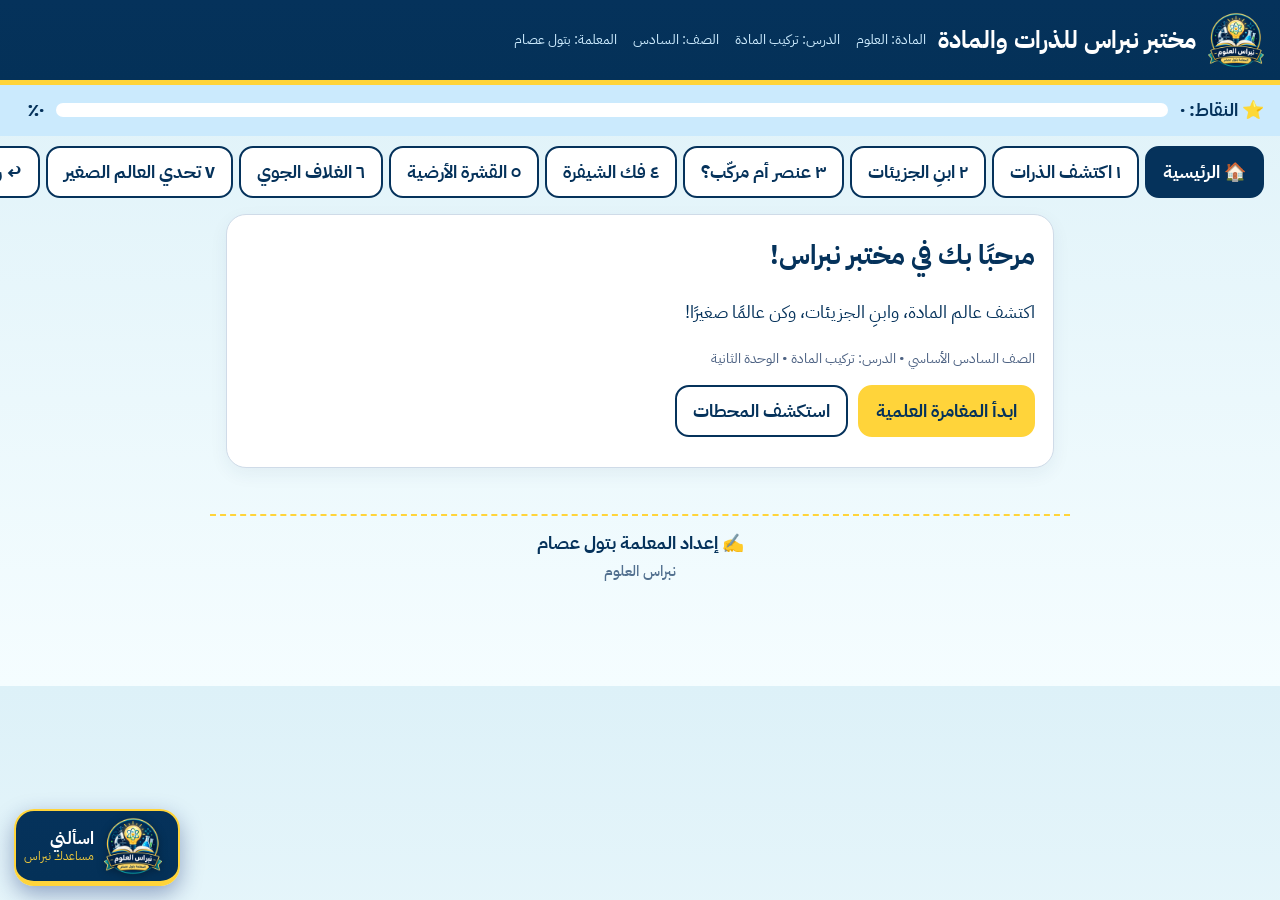
<file: lab.html>
<!doctype html>
<html lang="ar" dir="rtl"><head><meta charset="utf-8"><meta name="viewport" content="width=device-width,initial-scale=1">
<title>مختبر نبراس للذرات والمادة</title>
<link rel="icon" type="image/png" href="favicon.png">
<link rel="preconnect" href="https://fonts.googleapis.com">
<link rel="preconnect" href="https://fonts.gstatic.com" crossorigin>
<link href="https://fonts.googleapis.com/css2?family=IBM+Plex+Sans+Arabic:wght@400;500;600;700&display=swap" rel="stylesheet">
<style>
:root{--n:#05325b;--g:#ffd43a;--l:#cbeafd;--t:#09a5ae;--ok:#1d7a4d;--no:#a33b2b}
*{box-sizing:border-box}body{margin:0;background:linear-gradient(180deg,#ddf1f8,#f5fdff);color:var(--n);font:18px/1.7 'IBM Plex Sans Arabic',Tahoma,sans-serif}
header{background:linear-gradient(180deg,#05325b,#043158);color:#fff;padding:12px 16px;border-bottom:5px solid var(--g);display:flex;align-items:center;gap:12px}header h1{margin:0;font-size:1.5rem}header img{width:56px;height:56px;flex-shrink:0}
.meta{display:flex;flex-wrap:wrap;gap:2px 16px;font-size:.88rem;color:var(--l)}
.bar{display:flex;gap:12px;align-items:center;flex-wrap:wrap;background:var(--l);padding:10px 16px;font-weight:700}
.prog{flex:1;min-width:130px;height:14px;background:#fff;border-radius:9px;overflow:hidden}.prog i{display:block;height:100%;width:0;background:var(--g);transition:width .4s}
#bdg span{background:#fff;border:2px solid var(--g);border-radius:99px;padding:1px 10px;font-size:.85rem;margin-inline-end:6px}
nav{display:flex;gap:6px;overflow-x:auto;padding:10px 16px}nav button,.btn{font:inherit;font-weight:700;border:2px solid var(--n);background:#fff;color:var(--n);border-radius:14px;padding:9px 16px;cursor:pointer;white-space:nowrap}
nav button.on,.btn.pri{background:var(--n);color:#fff}.btn.gold{background:var(--g);border-color:var(--g);color:var(--n)}
main{max-width:860px;margin:0 auto;padding:6px 16px 40px}section{background:#fff;border:1px solid #cfdbe8;border-radius:20px;padding:18px;box-shadow:0 6px 18px #1f386410}
h2{margin:0 0 6px}.row{display:flex;gap:10px;flex-wrap:wrap;margin:12px 0}.hint{color:#4d6283;font-size:.9rem}
.mats{display:grid;grid-template-columns:repeat(3,1fr);gap:10px}.mats button{padding:16px 6px;font-size:1.1rem}.mats button.seen{border-color:var(--ok);background:#e8f5ee}
.zoom{width:100%;max-width:420px;display:block;margin:12px auto;background:var(--l);border-radius:16px;animation:zin .7s ease-out}
@keyframes zin{from{transform:scale(.3);opacity:0}to{transform:scale(1);opacity:1}}@media(prefers-reduced-motion:reduce){.zoom{animation:none}}
.atom{display:inline-grid;place-items:center;width:46px;height:46px;border-radius:50%;border:2px solid var(--n);font-weight:800;touch-action:none;user-select:none;cursor:grab}
.ghost{position:fixed;transform:translate(-50%,-50%);pointer-events:none;z-index:99;opacity:.9}
#ws,.zone{min-height:90px;border:3px dashed var(--g);border-radius:16px;background:#fffdf3;padding:10px;display:flex;flex-wrap:wrap;gap:8px;align-items:center}
.fb{margin-top:10px;padding:10px 14px;border-radius:12px;font-weight:700;min-height:1px}.fb.ok{background:#e1f4ea;color:var(--ok)}.fb.no{background:#fbe8e3;color:var(--no)}.fb:empty{display:none}
.pal{display:flex;gap:14px;flex-wrap:wrap;align-items:center}.pal span.l{display:flex;align-items:center;gap:6px}
.pool{display:flex;flex-wrap:wrap;gap:10px;margin:10px 0}.card{background:#fff;border:2px solid var(--n);border-radius:14px;padding:8px 12px;cursor:grab;touch-action:none;user-select:none;text-align:center;min-width:120px}
.card.sel{outline:4px solid var(--g)}.card.done{opacity:.85;cursor:default;border-color:var(--ok)}.card .atom{width:24px;height:24px;font-size:.6rem;cursor:inherit}
.zones{display:grid;grid-template-columns:1fr 1fr;gap:10px}.zone b{width:100%}
table{width:100%;border-collapse:collapse;margin-top:10px}td,th{border:1px solid #cfdbe8;padding:6px 8px}th{background:var(--l)}
.pairs{display:grid;grid-template-columns:1fr 1fr;gap:12px}#nm4 .card{margin-bottom:8px}.sym{display:grid;place-items:center;min-height:62px;margin-bottom:8px;border:3px dashed var(--g);border-radius:14px;font:800 1.4rem 'IBM Plex Sans Arabic';direction:ltr;cursor:pointer;text-align:center}.sym.ok{border:3px solid var(--ok);background:#e8f5ee;font-size:1rem;direction:rtl}.col{display:grid;gap:8px;margin:8px 0}.bar5{display:flex;align-items:center;gap:8px;width:100%;background:none;border:0;padding:4px 0;font:inherit;color:var(--n);cursor:pointer}.bar5 .bn{width:112px;text-align:right;font-size:.9rem}.bt{flex:1;height:18px;background:var(--l);border-radius:9px;overflow:hidden}.bt i{display:block;height:100%;background:var(--g)}.bar5 b{width:64px;text-align:left;font-size:.9rem}.btn.ok{background:#e1f4ea;border-color:var(--ok)}.btn.no{background:#fbe8e3;border-color:var(--no)}
.stk{display:flex;direction:ltr;height:34px;border-radius:8px;overflow:hidden;margin:8px 0}.stk i{display:block;height:100%}select{font:inherit;padding:6px;border-radius:10px;border:2px solid var(--n);margin:4px 0}.btn.pk{background:#fff3cd;border-color:var(--g)}
.big{font-size:1.9rem;font-weight:800;text-align:center}
@media(max-width:560px){.zones{grid-template-columns:1fr}}
</style><script src="common.js"></script>
</head><body data-nb-lab>
<header><img src="logo.png" alt="شعار نبراس العلوم"><h1>مختبر نبراس للذرات والمادة</h1>
<div class="meta"><span id="stName"></span><span>المادة: العلوم</span><span>الدرس: تركيب المادة</span><span>الصف: السادس</span><span>المعلمة: بتول عصام</span></div></header>
<div class="bar"><span>⭐ النقاط: <b id="pts">٠</b></span><div class="prog" role="progressbar" aria-label="التقدم"><i></i></div><span id="pct">٠٪</span><span id="bdg"></span></div>
<nav id="nav"><button data-s="home" class="on">🏠 الرئيسية</button><button data-s="s1">١ اكتشف الذرات</button><button data-s="s2">٢ ابنِ الجزيئات</button><button data-s="s3">٣ عنصر أم مركّب؟</button><button data-s="s4">٤ فك الشيفرة</button><button data-s="s5">٥ القشرة الأرضية</button><button data-s="s6">٦ الغلاف الجوي</button><button data-s="s7">٧ تحدي العالم الصغير</button><button onclick="nbBack()">↩ رجوع</button></nav>
<main>
<section id="home"><h2>مرحبًا بك في مختبر نبراس!</h2><p>اكتشف عالم المادة، وابنِ الجزيئات، وكن عالمًا صغيرًا!</p>
<p class="hint">الصف السادس الأساسي • الدرس: تركيب المادة • الوحدة الثانية</p>
<div class="row"><button class="btn gold" onclick="show('s1')">ابدأ المغامرة العلمية</button><button class="btn" onclick="$('#nav').scrollIntoView()">استكشف المحطات</button></div></section>

<section id="s1" hidden><h2>المحطة ١: اكتشف عالم الذرات</h2><p>اضغط على كل مادة لتكبّرها وتشاهد مما تتكوّن.</p>
<div class="mats"><button class="btn" data-m="cu">النحاس</button><button class="btn" data-m="fe">الحديد</button><button class="btn" data-m="h2o">الماء</button></div>
<div id="zb"></div><p class="hint">الرسوم نماذج توضيحية مبسّطة، وليست صورًا حقيقية للذرات.</p><div id="q1"></div>
<div class="row"><button class="btn" id="r1">إعادة الضبط</button></div></section>

<section id="s2" hidden><h2>المحطة ٢: ابنِ الجزيئات بنفسك</h2>
<div class="row" id="t2"></div><p id="goal2"></p>
<div class="pal" id="pal"><span class="l"><span class="atom" data-s="O" style="background:#D64545;color:#fff">O</span> أكسجين</span><span class="l"><span class="atom" data-s="C" style="background:#333;color:#fff">C</span> كربون</span></div>
<p class="hint">اسحب الذرات إلى المساحة، أو استخدم الأزرار إن تعذّر السحب.</p>
<div id="ws" aria-label="مساحة التركيب"></div>
<div class="row"><button class="btn" data-a="O">+ ذرة أكسجين</button><button class="btn" data-a="C">+ ذرة كربون</button><button class="btn" id="del">حذف آخر ذرة</button><button class="btn pri" id="chk">تحقّق</button><button class="btn" id="clr">إعادة الضبط</button></div>
<div class="fb" id="fb2" aria-live="polite"></div><div id="mol"></div></section>

<section id="s3" hidden><h2>المحطة ٣: عنصر أم مركّب؟</h2><p>انظر إلى الذرات على كل بطاقة، ثم اسحبها إلى المنطقة المناسبة (أو اضغط البطاقة ثم المنطقة).</p>
<div class="pool" id="pool"></div>
<div class="zones"><div class="zone" data-z="el"><b>العناصر</b></div><div class="zone" data-z="co"><b>المركّبات</b></div></div>
<div class="fb" id="fb3" aria-live="polite"></div><div id="sum3"></div>
<div class="row"><button class="btn" id="r3">إعادة الضبط</button></div></section>
<section id="s4" hidden><h2>المحطة ٤: فك شيفرة العناصر</h2><p>صِل اسم كل عنصر برمزه: اسحب الاسم إلى رمزه، أو اضغط الاسم ثم الرمز.</p><p class="hint" id="rd4"></p>
<div class="pairs"><div id="nm4"></div><div id="sy4"></div></div><div class="fb" id="fb4" aria-live="polite"></div><div id="ch4"></div><div class="row"><button class="btn" id="rs4">إعادة الضبط</button></div></section>
<section id="s5" hidden><h2>المحطة ٥: اكتشف أسرار القشرة الأرضية</h2>
<svg viewBox="0 0 120 120" width="96" style="float:left;margin:0 0 6px 10px" role="img" aria-label="الكرة الأرضية"><circle cx="60" cy="60" r="56" fill="#2f78c4"/><ellipse cx="45" cy="48" rx="20" ry="14" fill="#5aa65a"/><ellipse cx="78" cy="78" rx="16" ry="12" fill="#5aa65a"/><ellipse cx="82" cy="40" rx="9" ry="7" fill="#5aa65a"/></svg>
<p>اضغط على أي عمود لتعرف اسم العنصر ونسبته في القشرة الأرضية.</p><div id="bars" style="clear:both"></div><div class="fb ok" id="inf5">اختر عنصرًا من الأعمدة.</div>
<h3>رتّب العناصر حسب وفرتها</h3><p>اضغط العناصر بالترتيب، من الأكثر وفرة إلى الأقل.</p><div class="pool" id="rk"></div><p id="rkr"></p><div class="fb" id="fb5" aria-live="polite"></div>
<h3>أسئلة</h3><div id="qs5"></div><div class="row"><button class="btn" id="rs5">إعادة الضبط</button></div></section>
<section id="s6" hidden><h2>المحطة ٦: استكشف الغلاف الجوي</h2><p>الغلاف الجوي هو الغلاف الغازي المحيط بالأرض. اضغط على أي جزء من الرسم لتعرف الغاز ونسبته.</p>
<svg id="pie" viewBox="0 0 220 220" style="width:100%;max-width:300px;display:block;margin:auto" role="img" aria-label="مكونات الغلاف الجوي"></svg>
<div class="fb ok" id="inf6">اختر جزءًا من الرسم.</div><div class="row" id="lg6"></div>
<h3>رتّب الغازات حسب نسبها</h3><p>اضغط على الغازات بالترتيب، من الأكبر نسبة إلى الأصغر.</p><div class="pool" id="rk6"></div><p id="rkr6"></p><div class="fb" id="fb6" aria-live="polite"></div>
<h3>أسئلة قصيرة</h3><div id="qs6"></div><div class="row"><button class="btn" id="rs6">إعادة الضبط</button></div></section>
<section id="s7" hidden><h2>المحطة ٧: تحدّي العالم الصغير</h2><p>اختبار ختامي من ثلاثة مستويات: مبتدئ، ثم مستكشف، ثم خبير. أجب عن كل سؤال، وفي النهاية يظهر تقرير إنجازك.</p><div id="t7"></div></section>
</main>
<script>
const $=s=>document.querySelector(s),$$=s=>[...document.querySelectorAll(s)],AR=n=>String(n).replace(/\d/g,d=>'٠١٢٣٤٥٦٧٨٩'[d]);
let S={pts:0,done:{}};try{Object.assign(S,JSON.parse(localStorage.getItem('nibras_lab')||'{}'))}catch(e){}
const save=()=>{try{localStorage.setItem('nibras_lab',JSON.stringify(S))}catch(e){}},TOTAL=23;
const COL={O:'#D64545',C:'#333',H:'#fff',Fe:'#8a8f98',Cu:'#c97b3a',S:'#e5c61f'};
const atom=s=>`<span class="atom" style="background:${COL[s]};color:${s==='H'||s==='S'?'#05325b':'#fff'}">${s}</span>`;
function paint(){const n=Object.keys(S.done).filter(k=>k[0]!=='p').length,p=Math.round(n/TOTAL*100),b=[];
 $('#pts').textContent=AR(S.pts);$('.prog i').style.width=p+'%';$('#pct').textContent=AR(p)+'٪';
 if(S.done.s1)b.push('🔭 مستكشف الذرة');if(S.done.o2&&S.done.co2)b.push('⚙️ مهندس الجزيئات');if(S.done.m4&&S.done.why)b.push('🔤 خبير العناصر');if(S.done.rank&&S.done.q0&&S.done.q1&&S.done.q2)b.push('🌍 عالم الأرض');
 $('#bdg').innerHTML=b.map(x=>`<span>${x}</span>`).join('')}
const NM=(()=>{try{return localStorage.getItem('nb_name')||''}catch(e){return ''}})();const H=()=>NM?NM+'، ':'';{const e=document.getElementById('stName');if(e){if(NM)e.textContent='الطالب: '+NM;else e.remove()}}
function award(id,p){if(S.done[id])return false;S.done[id]=1;S.pts+=p;save();paint();return true}
function show(id){$$('main>section').forEach(s=>s.hidden=s.id!==id);$$('#nav button[data-s]').forEach(b=>b.classList.toggle('on',b.dataset.s===id));scrollTo(0,0)}
$$('#nav button[data-s]').forEach(b=>b.onclick=()=>show(b.dataset.s));
function drag(el,drop){el.addEventListener('pointerdown',e=>{if(el.classList.contains('done'))return;e.preventDefault();const g=el.cloneNode(true);g.classList.add('ghost');document.body.appendChild(g);
 const mv=v=>{g.style.left=v.clientX+'px';g.style.top=v.clientY+'px'};mv(e);
 const up=v=>{removeEventListener('pointermove',mv);removeEventListener('pointerup',up);g.remove();drop(document.elementFromPoint(v.clientX,v.clientY))};
 addEventListener('pointermove',mv);addEventListener('pointerup',up)})}
/* ---- المحطة ١ ---- */
const MAT={cu:['النحاس','تتكوّن قطعة النحاس من ذرات نحاس كلها من نوع واحد.'],fe:['الحديد','تتكوّن قطعة الحديد من ذرات حديد كلها من نوع واحد.'],h2o:['الماء','يتكوّن الماء من جزيئات؛ في كل جزيء ذرتا هيدروجين وذرة أكسجين.']};
let seen={};
function zsvg(k){let s='<svg viewBox="0 0 300 190" class="zoom" role="img" aria-label="نموذج مكبّر">';
 if(k==='h2o')[[55,45],[150,40],[245,50],[95,125],[195,130],[265,150]].forEach(([x,y])=>s+=`<circle cx="${x}" cy="${y}" r="17" fill="#D64545"/><circle cx="${x-22}" cy="${y+16}" r="10" fill="#fff" stroke="#05325b"/><circle cx="${x+22}" cy="${y+16}" r="10" fill="#fff" stroke="#05325b"/>`);
 else{const sy=k==='cu'?'Cu':'Fe';for(let r=0;r<4;r++)for(let c=0;c<6;c++)s+=`<circle cx="${37+c*45}" cy="${30+r*43}" r="18" fill="${COL[sy]}" stroke="#05325b"/><text x="${37+c*45}" y="${35+r*43}" font-size="13" text-anchor="middle" fill="#fff" font-weight="700">${sy}</text>`}
 return s+'</svg>'}
function ask1(){if(Object.keys(seen).length<3){$('#q1').innerHTML='';return}
 $('#q1').innerHTML=`<h3>سؤال: ما وحدة بناء المادة؟</h3><div class="row">${['الذرة','الخلية','النسيج'].map(o=>`<button class="btn" data-o="${o}">${o}</button>`).join('')}</div><div class="fb" id="fb1" aria-live="polite"></div>`;
 $$('#q1 [data-o]').forEach(b=>b.onclick=()=>{const f=$('#fb1');if(b.dataset.o==='الذرة'){const n=award('s1',5);f.className='fb ok';f.textContent=H()+'أحسنت! كل ما شاهدته مبني من ذرات، فهي وحدة بناء المادة.'+(n?' (+٥ نقاط)':'')}else{f.className='fb no';f.textContent=H()+'فكّر في الأشكال المكبّرة التي شاهدتها: مم تتكوّن كل مادة منها؟'}})}
$$('[data-m]').forEach(b=>b.onclick=()=>{const k=b.dataset.m;seen[k]=1;b.classList.add('seen');$('#zb').innerHTML=zsvg(k)+`<p><b>${MAT[k][0]}:</b> ${MAT[k][1]}</p>`;ask1()});
$('#r1').onclick=()=>{seen={};$$('[data-m]').forEach(b=>b.classList.remove('seen'));$('#zb').innerHTML='';ask1()};
/* ---- المحطة ٢ ---- */
const TK=[{id:'o2',t:'جزيء الأكسجين',goal:'ركّب جزيء الأكسجين.',need:{O:2},f:'O₂',arr:['O','O'],msg:'أحسنت! يتكوّن جزيء الأكسجين من ذرتين من الأكسجين.',hint:'جزيء العنصر ينتج من اتحاد ذرات من العنصر نفسه. كم ذرة تحتاج لتكوّن جزيئًا؟'},
{id:'co2',t:'ثاني أكسيد الكربون',goal:'ركّب جزيء ثاني أكسيد الكربون.',need:{C:1,O:2},f:'CO₂',arr:['O','C','O'],msg:'أحسنت! يتكوّن جزيء ثاني أكسيد الكربون من ذرة كربون وذرتين من الأكسجين.',hint:'اسم المركّب يدلّك على نوعي الذرات وعلى عدد ذرات الأكسجين. أعد قراءته.'}];
let T=0,ws=[];
function rws(){$('#ws').innerHTML=ws.map((s,i)=>`<span data-i="${i}" title="اضغط للحذف">${atom(s)}</span>`).join('')||'<span class="hint">المساحة فارغة</span>'}
function task(i){T=i;ws=[];$('#goal2').textContent=TK[i].goal;$('#fb2').className='fb';$('#fb2').textContent='';$('#mol').innerHTML='';$$('#t2 button').forEach((b,j)=>b.classList.toggle('pri',j===i));rws()}
$('#t2').innerHTML=TK.map((k,i)=>`<button class="btn">${k.t}</button>`).join('');$$('#t2 button').forEach((b,i)=>b.onclick=()=>task(i));
$$('#pal .atom').forEach(a=>drag(a,t=>{if(t&&t.closest('#ws')){ws.push(a.dataset.s);rws()}}));
$$('[data-a]').forEach(b=>b.onclick=()=>{ws.push(b.dataset.a);rws()});
$('#ws').onclick=e=>{const s=e.target.closest('[data-i]');if(s){ws.splice(+s.dataset.i,1);rws()}};
$('#del').onclick=()=>{ws.pop();rws()};$('#clr').onclick=()=>task(T);
$('#chk').onclick=()=>{const k=TK[T],c={},f=$('#fb2');ws.forEach(s=>c[s]=(c[s]||0)+1);
 const ok=Object.keys(k.need).every(s=>c[s]===k.need[s])&&Object.keys(c).every(s=>k.need[s]);
 if(ok){const n=award(k.id,10);f.className='fb ok';f.textContent=H()+k.msg+(n?' (+١٠ نقاط)':' (حصلت على نقاط هذا النشاط من قبل)');
  $('#mol').innerHTML=`<svg viewBox="0 0 200 70" style="width:200px;display:block;margin:10px auto">${k.arr.map((s,i)=>`<circle cx="${(200-(k.arr.length-1)*34)/2+i*34}" cy="35" r="24" fill="${COL[s]}" stroke="#05325b"/>`).join('')}</svg><div class="big">${k.f}</div>`}
 else{f.className='fb no';f.textContent=H()+ws.length?k.hint:'ابدأ بسحب ذرة إلى مساحة التركيب.';$('#mol').innerHTML=''}};
/* ---- المحطة ٣ ---- */
const CD=[['fe','الحديد','el',['Fe'],'ذراته من نوع واحد (حديد).'],['cu','النحاس','el',['Cu'],'ذراته من نوع واحد (نحاس).'],['h2','الهيدروجين','el',['H','H'],'جزيئه من ذرتين من الهيدروجين، أي من نوع واحد.'],['o2c','الأكسجين','el',['O','O'],'جزيئه من ذرتين من الأكسجين، أي من نوع واحد.'],
['h2o','الماء','co',['H','H','O'],'اتحدت فيه ذرات هيدروجين مع ذرة أكسجين.'],['co2c','ثاني أكسيد الكربون','co',['C','O','O'],'اتحدت فيه ذرة كربون مع ذرتي أكسجين.'],['fes','كبريتيد الحديد','co',['Fe','S'],'اتحد فيه الحديد مع الكبريت.'],['sug','السكّر','co',['C','H','O'],'اتحدت فيه ذرات كربون وهيدروجين وأكسجين.']];
let sel=null,placed={};
const ZN={el:'عنصر',co:'مركّب'};
function place(c,z){const d=CD.find(x=>x[0]===c.dataset.id),f=$('#fb3');if(!z)return;
 if(d[2]===z.dataset.z){c.classList.remove('sel');c.classList.add('done');c.onpointerdown=null;z.appendChild(c);placed[d[0]]=1;sel=null;const n=award('c_'+d[0],2);
  f.className='fb ok';f.textContent=H()+`✔ ${d[1]} ${ZN[d[2]]}: ${d[4]}`+(n?' (+٢ نقطة)':'');
  if(Object.keys(placed).length===CD.length)$('#sum3').innerHTML='<table><tr><th>المادة</th><th>التصنيف</th><th>السبب</th></tr>'+CD.map(x=>`<tr><td>${x[1]}</td><td>${ZN[x[2]]}</td><td>${x[4]}</td></tr>`).join('')+'</table>'}
 else{c.classList.remove('sel');sel=null;f.className='fb no';f.textContent=H()+'حاول مرة أخرى. انظر إلى الذرات على البطاقة: هل هي من نوع واحد أم من أنواع مختلفة؟'}}
function r3(){sel=null;placed={};$('#fb3').className='fb';$('#fb3').textContent='';$('#sum3').innerHTML='';$$('.zone .card').forEach(c=>c.remove());
 $('#pool').innerHTML='';[...CD].sort(()=>Math.random()-.5).forEach(d=>{const c=document.createElement('div');c.className='card';c.dataset.id=d[0];c.innerHTML=`<b>${d[1]}</b><div>${d[3].map(atom).join('')}</div>`;
  drag(c,t=>{if(t&&c.contains(t)){if(sel)sel.classList.remove('sel');sel=sel===c?null:c;if(sel)c.classList.add('sel')}else place(c,t&&t.closest('.zone'))});$('#pool').appendChild(c)})}
$$('.zone').forEach(z=>z.onclick=()=>{if(sel)place(sel,z)});$('#r3').onclick=r3;
/* ---- المحطة ٤ ---- */
const sh=a=>[...a].sort(()=>Math.random()-.5);
const EL=[['الهيدروجين','H','Hydor'],['الأكسجين','O','Oxys'],['الكربون','C','Carbo'],['الحديد','Fe','Ferrum'],['النحاس','Cu','Cuprum'],['الألومنيوم','Al','Alumen'],['الكبريت','S','Sulfur'],['النيتروجين','N','Nitron'],['الكلور','Cl','Chloros'],['الكالسيوم','Ca','Calcis'],['المغنيسيوم','Mg','Magnesia'],['الصوديوم','Na','Natrium'],['البوتاسيوم','K','Kalium'],['السيليكون','Si','Silex']];
let R4=0,sel4=null,ok4=0;
function r4(n){R4=n;sel4=null;ok4=0;const set=EL.slice(n*7,n*7+7),f=$('#fb4');$('#rd4').textContent='الجولة '+AR(n+1)+' من ٢';f.className='fb';f.textContent='';$('#nm4').innerHTML='';$('#sy4').innerHTML='';if(n===0)$('#ch4').innerHTML='';
 sh(set).forEach(e=>{const c=document.createElement('div');c.className='card';c.dataset.s=e[1];c.innerHTML=`<b>${e[0]}</b><br><small dir="ltr">${e[2]}</small>`;
  drag(c,t=>{if(t&&c.contains(t)){if(sel4)sel4.classList.remove('sel');sel4=sel4===c?null:c;if(sel4)c.classList.add('sel')}else go4(c,t&&t.closest('.sym'))});$('#nm4').appendChild(c)});
 sh(set).forEach(e=>{const y=document.createElement('div');y.className='sym';y.dataset.s=e[1];y.textContent=e[1];y.onclick=()=>{if(sel4)go4(sel4,y)};$('#sy4').appendChild(y)})}
function go4(c,y){if(!y||c.classList.contains('done'))return;const e=EL.find(x=>x[1]===c.dataset.s),f=$('#fb4');c.classList.remove('sel');sel4=null;
 if(y.dataset.s===e[1]){c.classList.add('done');y.classList.add('ok');y.textContent=e[1]+' = '+e[0];ok4++;const n=award('p_'+e[1],2);f.className='fb ok';f.textContent=H()+'✔ رمز '+e[0]+' هو '+e[1]+(n?' (+٢ نقطة)':'');
  if(ok4===7){if(R4===0){const b=document.createElement('button');b.className='btn gold';b.textContent='الجولة التالية';b.style.marginInlineStart='10px';b.onclick=()=>r4(1);f.appendChild(b)}else{award('m4',10);f.textContent=H()+'أحسنت! أنهيت مطابقة جميع الرموز.';ch4()}}}
 else{f.className='fb no';f.textContent=H()+'ليس صحيحًا. رمز '+e[0]+' هو '+e[1]+'.'}}
function ch4(){const o=[['لأن بعض الأسماء اللاتينية تبدأ بالحرف نفسه، فيُضاف حرف ثانٍ للتمييز بينها',1],['لأن العناصر الكبيرة فقط لها رمزان',0],['لأن الفلزات وحدها لها رمزان',0]];
 $('#ch4').innerHTML='<h3>تحدٍّ: لماذا يُرمز لبعض العناصر بحرف واحد ولبعضها بحرفين؟</h3><div class="col"></div><p class="hint">يُكتب الحرف الأول كبيرًا والثاني صغيرًا، مثل Cl وCa.</p><div class="fb" id="fbc"></div>';
 o.forEach(x=>{const b=document.createElement('button');b.className='btn';b.textContent=x[0];b.onclick=()=>{const f=$('#fbc');if(x[1]){b.classList.add('ok');const n=award('why',5);f.className='fb ok';f.textContent=H()+'أحسنت! تُشتق الرموز من الأسماء اللاتينية، وقد تتشابه الأحرف الأولى لعناصر مختلفة.'+(n?' (+٥ نقاط)':'')}else{b.classList.add('no');f.className='fb no';f.textContent=H()+'فكّر: ماذا يحدث عندما تبدأ أسماء عدة عناصر بالحرف نفسه؟'}};$('#ch4 .col').appendChild(b)})}
$('#rs4').onclick=()=>r4(0);
/* ---- المحطة ٥ ---- */
const CR=[['الأكسجين','O',47.3],['السيليكون','Si',27.7],['الألومنيوم','Al',7.8],['الحديد','Fe',4.5],['الكالسيوم','Ca',3.5],['الصوديوم','Na',2.5],['البوتاسيوم','K',2.5],['المغنيسيوم','Mg',2.2],['عناصر أخرى','',1.6],['الهيدروجين','H',0.2],['الكلور','Cl',0.2]];
const pc=p=>AR(p).replace('.','٫')+'٪';
function r5(){let seq=[];$('#bars').innerHTML=CR.map((e,i)=>`<button class="bar5" data-i="${i}"><span class="bn">${e[0]}</span><span class="bt"><i style="width:${Math.max(2,e[2]/47.3*100)}%"></i></span><b>${pc(e[2])}</b></button>`).join('');
 $$('.bar5').forEach(b=>b.onclick=()=>{const e=CR[b.dataset.i];$('#inf5').textContent=e[0]+(e[1]?' ('+e[1]+')':'')+': '+pc(e[2])+' من تركيب القشرة الأرضية'});
 $('#inf5').textContent='اختر عنصرًا من الأعمدة.';const f=$('#fb5');f.className='fb';f.textContent='';$('#rkr').textContent='';$('#rk').innerHTML='';
 sh(CR.slice(0,5)).forEach(e=>{const b=document.createElement('button');b.className='btn';b.textContent=e[0];b.onclick=()=>{if(e[0]===CR[seq.length][0]){seq.push(e[0]);b.disabled=true;b.classList.add('ok');$('#rkr').textContent=seq.map((x,i)=>AR(i+1)+'. '+x).join(' • ');f.className='fb';f.textContent='';
  if(seq.length===5){const n=award('rank',10);f.className='fb ok';f.textContent=H()+'أحسنت! رتّبت العناصر من الأكثر وفرة إلى الأقل.'+(n?' (+١٠ نقاط)':'')}}else{f.className='fb no';f.textContent=H()+'ليس هذا هو التالي. قارن أطوال الأعمدة ثم حاول مرة أخرى.'}};$('#rk').appendChild(b)});
 const Q=['ما العنصر الأكثر وفرة في القشرة الأرضية؟','ما العنصر الذي يأتي في المرتبة الثانية؟','ما العنصر الذي يأتي في المرتبة الثالثة؟'];$('#qs5').innerHTML='';
 Q.forEach((q,i)=>{const d=document.createElement('div');d.innerHTML='<p><b>'+q+'</b></p><div class="col"></div><div class="fb"></div>';const ans=CR[i][0],opts=sh([ans,...sh(CR.slice(0,5).filter(x=>x[0]!==ans)).slice(0,3).map(x=>x[0])]);
  opts.forEach(o=>{const b=document.createElement('button');b.className='btn';b.textContent=o;b.onclick=()=>{const fb=d.querySelector('.fb');if(o===ans){b.classList.add('ok');const n=award('q'+i,5);fb.className='fb ok';fb.textContent='صحيح: '+ans+' ('+pc(CR[i][2])+').'+(n?' (+٥ نقاط)':'')}else{b.classList.add('no');fb.className='fb no';fb.textContent='راجع الأعمدة ثم حاول مرة أخرى.'}};d.querySelector('.col').appendChild(b)});$('#qs5').appendChild(d)})}
$('#rs5').onclick=r5;
/* ---- المحطة ٦ ---- */
const GS=[['النيتروجين','N',78,'#2f78c4'],['الأكسجين','O',21,'#4caf50'],['غازات أخرى','',1,'#f2994a']];
function pie(sel){let a=-Math.PI/2,s='';GS.forEach((g,i)=>{const sw=g[2]/100*2*Math.PI,a1=a+sw,m=a+sw/2,d=sel===i?10:0,x0=110+80*Math.cos(a),y0=110+80*Math.sin(a),x1=110+80*Math.cos(a1),y1=110+80*Math.sin(a1);
 s+=`<path d="M110,110L${x0},${y0}A80,80 0 ${sw>Math.PI?1:0} 1 ${x1},${y1}Z" fill="${g[3]}" stroke="#fff" stroke-width="3" transform="translate(${d*Math.cos(m)},${d*Math.sin(m)})" data-i="${i}" tabindex="0" role="button" aria-label="${g[0]} ${pc(g[2])}" style="cursor:pointer"/>`;
 if(g[2]>5)s+=`<text x="${110+50*Math.cos(m)+d*Math.cos(m)}" y="${115+50*Math.sin(m)+d*Math.sin(m)}" text-anchor="middle" fill="#fff" font-weight="800" font-size="16" pointer-events="none">${pc(g[2])}</text>`;a=a1});
 $('#pie').innerHTML=s;$$('#pie path').forEach(p=>{p.onclick=()=>pick6(+p.dataset.i);p.onkeydown=e=>{if(e.key==='Enter')pick6(+p.dataset.i)}})}
function pick6(i){const g=GS[i];pie(i);$('#inf6').textContent=g[0]+(g[1]?' (رمز العنصر '+g[1]+')':' (من أمثلتها: الأرجون وبخار الماء وثاني أكسيد الكربون)')+': '+pc(g[2])}
function mcb(root,q,opts,ans,key,pts){const d=document.createElement('div');d.innerHTML='<p><b>'+q+'</b></p><div class="col"></div><div class="fb"></div>';
 opts.forEach(o=>{const b=document.createElement('button');b.className='btn';b.textContent=o;b.onclick=()=>{const f=d.querySelector('.fb');if(o===ans){b.classList.add('ok');const n=award(key,pts);f.className='fb ok';f.textContent=H()+'صحيح! '+ans+(n?' (+'+AR(pts)+' نقاط)':'')}else{b.classList.add('no');f.className='fb no';f.textContent=H()+'راجع الرسم ثم حاول مرة أخرى.'}};d.querySelector('.col').appendChild(b)});root.appendChild(d)}
function r6(){let seq=[];pie(-1);$('#inf6').textContent='اختر جزءًا من الرسم.';
 $('#lg6').innerHTML='';GS.forEach((g,i)=>{const b=document.createElement('button');b.className='btn';b.innerHTML=`<span style="display:inline-block;width:14px;height:14px;border-radius:50%;background:${g[3]}"></span> ${g[0]} ${pc(g[2])}`;b.onclick=()=>pick6(i);$('#lg6').appendChild(b)});
 const f=$('#fb6');f.className='fb';f.textContent='';$('#rkr6').textContent='';$('#rk6').innerHTML='';
 sh(GS).forEach(g=>{const b=document.createElement('button');b.className='btn';b.textContent=g[0];b.onclick=()=>{if(g[0]===GS[seq.length][0]){seq.push(g[0]);b.disabled=true;b.classList.add('ok');$('#rkr6').textContent=seq.map((x,i)=>AR(i+1)+'. '+x).join(' • ');f.className='fb';f.textContent='';
  if(seq.length===3){const n=award('rk6',10);f.className='fb ok';f.textContent=H()+'أحسنت! رتّبت الغازات من الأكبر نسبة إلى الأصغر.'+(n?' (+١٠ نقاط)':'')}}else{f.className='fb no';f.textContent=H()+'ليس هذا هو التالي. قارن حجم الأجزاء في الرسم ثم حاول مرة أخرى.'}};$('#rk6').appendChild(b)});
 $('#qs6').innerHTML='';const q=$('#qs6');
 mcb(q,'ما الغاز الذي يشكل معظم الغلاف الجوي؟',sh(['النيتروجين','الأكسجين','الأرجون','ثاني أكسيد الكربون']),'النيتروجين','a0',5);
 mcb(q,'ما نسبة الأكسجين في الغلاف الجوي؟',sh(['٧٨٪','٢١٪','١٪','٤٧٫٣٪']),'٢١٪','a1',5);
 mcb(q,'ما رمز عنصر الأكسجين؟',sh(['O','Ox','N','Ca']),'O','a2',5);
 mcb(q,'ما رمز عنصر النيتروجين؟',sh(['N','O','Ni','Na']),'N','a3',5)}
$('#rs6').onclick=r6;
/* ---- المحطة ٧ ---- */
const LV=['مبتدئ','مستكشف','خبير'],TF=['صح','خطأ'],CL=['عنصر','مركّب'];
const btn=(t,f,c)=>{const b=document.createElement('button');b.className='btn '+(c||'');b.textContent=t;b.onclick=f;return b};
const TQ=[
{lv:0,t:'الذرة',q:'الذرة هي وحدة بناء المادة.',o:TF,a:'صح',w:'الذرة هي وحدة بناء المادة.'},
{lv:0,t:'الذرة',q:'ما أصغر جزء من العنصر يحتفظ بصفاته؟',o:['الجزيء','الذرة','المركّب'],a:'الذرة',w:'الذرة أصغر جزء من العنصر يحتفظ بصفاته.'},
{lv:0,t:'العنصر والمركّب',q:'صنّف: الحديد',o:CL,a:'عنصر',w:'ذرات الحديد كلها من نوع واحد.'},
{lv:0,t:'الرموز',q:'ما رمز عنصر الأكسجين؟',o:['O','Ox','N','Ca'],a:'O',w:'رمز الأكسجين هو O.'},
{lv:1,t:'الرموز',type:'match',q:'صِل كل عنصر برمزه:',p:[['الحديد','Fe'],['النحاس','Cu'],['الكربون','C']],w:'الحديد Fe، والنحاس Cu، والكربون C.'},
{lv:1,t:'الغلاف الجوي',q:'من الرسم: ما نسبة الأكسجين في الغلاف الجوي؟',x:'<div class="stk"><i style="width:78%;background:#2f78c4"></i><i style="width:21%;background:#4caf50"></i><i style="width:1%;background:#f2994a"></i></div><p class="hint">🔵 نيتروجين ٧٨٪ • 🟢 أكسجين ٢١٪ • 🟠 غازات أخرى ١٪</p>',o:['٧٨٪','٢١٪','١٪'],a:'٢١٪',w:'نسبة الأكسجين في الغلاف الجوي ٢١٪.'},
{lv:1,t:'الجزيء',q:'يتكوّن جزيء ثاني أكسيد الكربون من ذرتين من الأكسجين فقط.',o:TF,a:'خطأ',w:'يتكوّن من ذرة كربون وذرتين من الأكسجين.'},
{lv:1,t:'القشرة الأرضية',type:'order',q:'رتّب من الأكثر وفرة في القشرة الأرضية إلى الأقل:',items:['الأكسجين','السيليكون','الألومنيوم','الحديد'],w:'الترتيب: الأكسجين ٤٧٫٣٪، ثم السيليكون ٢٧٫٧٪، ثم الألومنيوم ٧٫٨٪، ثم الحديد ٤٫٥٪.'},
{lv:2,t:'الرموز',type:'short',q:'اكتب رمز عنصر الكالسيوم (الحرف الأول كبير والثاني صغير):',acc:['Ca'],w:'رمز الكالسيوم هو Ca.'},
{lv:2,t:'العنصر والمركّب',q:'الماء مركّب لأن جزيئه يتكوّن من:',o:['ذرتين من الأكسجين','ذرتين من الهيدروجين فقط','ذرتين من الهيدروجين وذرة أكسجين'],a:'ذرتين من الهيدروجين وذرة أكسجين',w:'اتحدت فيه ذرات من عنصرين مختلفين.'},
{lv:2,t:'العنصر والمركّب',q:'صنّف: السكّر',o:CL,a:'مركّب',w:'تتحد فيه ذرات الكربون والهيدروجين والأكسجين.'},
{lv:2,t:'الجزيء',q:'ما الفرق بين جزيء الأكسجين وجزيء ثاني أكسيد الكربون من حيث نوع الذرات؟',o:['الأول من نوع واحد من الذرات والثاني من نوعين','الأول من نوعين والثاني من نوع واحد','كلاهما من نوع واحد من الذرات'],a:'الأول من نوع واحد من الذرات والثاني من نوعين',w:'ذرتا الأكسجين من نوع واحد، أما ثاني أكسيد الكربون ففيه كربون وأكسجين.'}];
let T7;
function r7(){T7={i:0,sc:0,res:[]};rq()}
function fin(q,ok){T7.res.push({t:q.t,ok});if(ok){T7.sc++;award('p_t'+T7.i,3)}
 const f=$('#f7');f.className='fb '+(ok?'ok':'no');f.textContent=H()+(ok?'أحسنت! ':'ليست الإجابة الصحيحة. ')+q.w;
 $('#n7').appendChild(btn(T7.i+1<TQ.length?'السؤال التالي':'عرض التقرير',()=>{T7.i++;rq()},'gold'))}
function rq(){const q=TQ[T7.i],box=$('#t7');if(!q)return rep();
 box.innerHTML=`<p class="hint">المستوى: ${LV[q.lv]} • السؤال ${AR(T7.i+1)} من ${AR(TQ.length)}</p><p><b>${q.q}</b></p>${q.x||''}<div class="col" id="o7"></div><div class="fb" id="f7" aria-live="polite"></div><div id="n7" class="row"></div>`;
 const o=$('#o7');
 if(q.type==='match'){const syms=sh(['Fe','Cu','C','Ca']);const sels=q.p.map(p=>{const r=document.createElement('div');r.innerHTML='<b>'+p[0]+'</b> ';const s=document.createElement('select');s.innerHTML='<option value="">اختر الرمز</option>'+syms.map(x=>'<option>'+x+'</option>').join('');r.appendChild(s);o.appendChild(r);return s});
  const b=btn('تحقّق',()=>{if(sels.some(s=>!s.value)){$('#f7').className='fb no';$('#f7').textContent='اختر رمزًا لكل عنصر.';return}b.disabled=true;sels.forEach(s=>s.disabled=true);fin(q,sels.every((s,i)=>s.value===q.p[i][1]))});o.appendChild(b)}
 else if(q.type==='short'){const inp=document.createElement('input');inp.dir='ltr';inp.setAttribute('aria-label','الإجابة');inp.style.cssText='font:inherit;padding:8px;border:2px solid #05325b;border-radius:10px;width:140px';o.appendChild(inp);
  const b=btn('تحقّق',()=>{if(!inp.value.trim())return;b.disabled=true;inp.disabled=true;fin(q,q.acc.includes(inp.value.trim()))});o.appendChild(b)}
 else if(q.type==='order'){const seq=[];sh(q.items).forEach(it=>{const b=btn(it,()=>{seq.push(it);b.disabled=true;b.classList.add('pk');$('#f7').className='fb';$('#f7').textContent=seq.map((x,i)=>AR(i+1)+'. '+x).join(' • ');
   if(seq.length===q.items.length){$$('#o7 button').forEach(x=>x.disabled=true);fin(q,seq.every((x,i)=>x===q.items[i]))}});o.appendChild(b)})}
 else{(q.o===TF||q.o===CL?q.o:sh(q.o)).forEach(t=>{const b=btn(t,()=>{$$('#o7 button').forEach(x=>{x.disabled=true;if(x.textContent===q.a)x.classList.add('ok')});if(t!==q.a)b.classList.add('no');fin(q,t===q.a)});o.appendChild(b)})}}
function rep(){const N=TQ.length,pct=Math.round(T7.sc/N*100),tp=[...new Set(TQ.map(q=>q.t))],good=tp.filter(t=>T7.res.filter(r=>r.t===t).every(r=>r.ok)),bad=tp.filter(t=>!good.includes(t)),n=award('final',10);
 $('#t7').innerHTML=`<h3>تقرير تحدّي العالم الصغير</h3><table><tr><td>الأسئلة التي أجبت عنها</td><td>${AR(T7.res.length)}</td></tr><tr><td>الإجابات الصحيحة</td><td>${AR(T7.sc)}</td></tr><tr><td>نسبة الإنجاز</td><td>${AR(pct)}٪</td></tr></table><p><b>موضوعات أتقنتها:</b> ${good.join('، ')||'لا شيء بعد، حاول مرة أخرى'}</p><p><b>موضوعات تحتاج إلى مراجعة:</b> ${bad.join('، ')||'لا يوجد، أحسنت!'}</p>${n?'<p>(+١٠ نقاط لإنهاء التحدي)</p>':''}<div class="row"><button class="btn gold" id="again7">أعد المحاولة</button><button class="btn" id="back7">العودة إلى المختبر</button></div>`;
 $('#again7').onclick=r7;$('#back7').onclick=()=>show('home')}
paint();task(0);r3();r4(0);r5();r6();r7();
</script><script src="assistant.js"></script>
</body></html>
</file>
<file: style.css>
:root{--font:"IBM Plex Sans Arabic","Segoe UI",Tahoma,Arial,sans-serif}
500;600;700;800&display=swap');
:root{--navy:#123456;--blue:#246ba2;--teal:#167f78;--green:#21875a;--ink:#183b58;--muted:#637b8e;--line:#dce7ef;--bg:#f1f6fa;--white:#fff}
*{box-sizing:border-box}body{margin:0;background:var(--bg);color:var(--ink);font-family:var(--font);line-height:1.65}
button,input,select{font:inherit}button{cursor:pointer;border:0}.hero{background:linear-gradient(125deg,#142d73,#176f78);color:#fff;display:flex;align-items:center;justify-content:center;gap:18px;padding:32px 18px;text-align:right;box-shadow:0 8px 24px #1234561c}.brand-mark{width:82px;height:82px;border-radius:25px;background:#ffffff1c;border:1px solid #ffffff55;display:grid;place-items:center;font-size:48px;color:#d8f5e9}.hero h1{font-size:clamp(2rem,6vw,3rem);margin:0;line-height:1.25}.eyebrow{margin:0;color:#75cfc3;font-size:.86rem;font-weight:800;letter-spacing:.02em}.teacher{margin:7px 0 0;color:#e1edf7}.container{max-width:1050px;margin:28px auto;padding:0 16px 30px}.panel{background:var(--white);border:1px solid var(--line);border-radius:22px;padding:clamp(18px,4vw,30px);box-shadow:0 8px 24px #12345608}.login-panel{max-width:620px;margin:0 auto}.section-heading{display:flex;align-items:center;gap:14px;margin-bottom:20px}.section-heading h2,.welcome-row h2,.toolbar h2{margin:0;color:var(--navy)}.section-heading p{margin:4px 0 0;color:var(--muted)}.emoji{font-size:2rem;background:#e6f3f6;border-radius:16px;padding:10px}form{display:grid;gap:9px}label{font-weight:700;font-size:.95rem}input:not([type=radio]),select{width:100%;border:1px solid #cbdbe6;border-radius:12px;background:#fff;padding:12px 13px;color:var(--ink);outline:none}input:focus,select:focus{border-color:#398db4;box-shadow:0 0 0 3px #398db41a}.primary,.secondary{border-radius:12px;padding:11px 17px;font-weight:800;transition:transform .15s,filter .15s}.primary{background:var(--teal);color:#fff;margin-top:8px}.primary:hover,.secondary:hover,.grade-card:hover{filter:brightness(.98);transform:translateY(-1px)}.secondary{background:#e8f1f7;color:var(--navy);border:1px solid #d4e2ec}.small{padding:7px 12px;font-size:.9rem}.privacy-note,.muted,.hint{color:var(--muted);font-size:.86rem}.privacy-note{margin:6px 0 0}.hidden{display:none!important}.welcome-row{display:flex;align-items:center;justify-content:space-between;gap:15px;background:#fff;border:1px solid var(--line);border-radius:20px;padding:20px;margin-bottom:18px}.welcome-row p:last-child{margin:4px 0 0;color:var(--muted)}.grade-grid{display:grid;grid-template-columns:repeat(2,minmax(0,1fr));gap:16px}.grade-card{min-height:205px;border-radius:22px;padding:24px;display:flex;flex-direction:column;align-items:flex-start;text-align:right;gap:5px;border:1px solid var(--line);box-shadow:0 8px 22px #12345609}.grade-six{background:linear-gradient(135deg,#fff,#e7f2ff)}.grade-seven{background:linear-gradient(135deg,#fff,#e5f6ec)}.big-icon{font-size:2.5rem}.card-title{font-size:1.35rem;font-weight:800;color:var(--navy)}.card-subtitle{color:var(--muted)}.toolbar{display:flex;align-items:center;gap:16px;margin:8px 0 20px}.toolbar h2{font-size:1.5rem}.term-tabs{display:grid;grid-template-columns:repeat(2,1fr);background:#e1ebf2;padding:5px;border-radius:15px;gap:5px}.term-tab{border-radius:11px;padding:12px;background:transparent;color:#4e6b81;font-weight:800}.term-tab.active{background:#fff;color:var(--navy);box-shadow:0 2px 8px #12345610}.hint{margin:12px 2px 16px}.units-grid{display:grid;grid-template-columns:repeat(2,minmax(0,1fr));gap:13px}.unit-card{background:#fff;border:1px solid var(--line);border-radius:18px;overflow:hidden}.unit-toggle{display:flex;align-items:center;gap:12px;width:100%;text-align:right;background:#fff;padding:17px;color:var(--ink)}.unit-icon{display:grid;place-items:center;width:48px;height:48px;flex-shrink:0;background:#e4f1fb;border-radius:14px;font-size:1.55rem}.unit-card:nth-child(even) .unit-icon{background:#e1f4e9}.unit-name{font-weight:800;font-size:1.03rem;display:block}.unit-meta{color:var(--muted);font-size:.8rem}.caret{margin-right:auto;color:#7890a3}.lesson-list{border-top:1px solid var(--line);padding:10px;background:#f7fafc;display:grid;gap:7px}.lesson-button{display:flex;align-items:center;gap:10px;text-align:right;background:#fff;border:1px solid #e2ebf1;border-radius:11px;padding:10px;color:var(--ink)}.lesson-number{display:grid;place-items:center;min-width:30px;height:30px;border-radius:9px;background:#e9f1f8;font-weight:800;color:#246ba2}.lesson-button:hover{border-color:#6eb7b0;background:#f3fbf9}.lesson-panel{margin-top:22px}.lesson-top{display:flex;align-items:center;justify-content:space-between}.lesson-badge{background:#e0f3ed;color:#176b59;border-radius:999px;padding:5px 12px;font-size:.8rem;font-weight:800}#lessonTitle{margin:14px 0 0;color:var(--navy)}.lesson-tools{display:grid;grid-template-columns:repeat(3,minmax(0,1fr));gap:12px;margin-top:20px}.tool-card{border:1px solid var(--line);border-radius:16px;padding:16px;background:#fbfdff}.tool-card span{font-size:1.8rem}.tool-card h3{margin:6px 0;color:var(--navy);font-size:1rem}.tool-card p{margin:0;color:var(--muted);font-size:.87rem}.quiz-box{margin-top:20px;padding:18px;border-radius:16px;background:#f4f8fb;border:1px solid var(--line)}.quiz-box h3{margin:0;color:var(--navy)}.answer{display:flex;align-items:flex-start;gap:8px;background:#fff;border:1px solid var(--line);border-radius:10px;padding:10px;margin:8px 0;font-weight:500}.answer input{margin-top:7px}#quizFeedback{font-weight:800}footer{background:#142d73;color:#fff;display:flex;justify-content:center;align-items:center;gap:14px;flex-wrap:wrap;text-align:center;padding:22px 12px}footer span,footer small{color:#c9dce9}
@media(max-width:650px){.hero{padding:25px 15px}.brand-mark{width:66px;height:66px;font-size:38px;border-radius:20px}.container{margin:18px auto;padding:0 12px 24px}.grade-grid,.units-grid{grid-template-columns:1fr}.grade-card{min-height:155px;padding:20px}.welcome-row{align-items:flex-start}.lesson-tools{grid-template-columns:1fr}.toolbar{align-items:flex-start}.toolbar h2{font-size:1.25rem}.section-heading{align-items:flex-start}}
.lc{margin-top:16px;padding:18px;border:1px solid var(--line);border-radius:16px;background:#fbfdff}.lc h3{margin:0 0 8px;color:var(--navy)}.lc p,.lc li{margin:6px 0}.lc ul{padding-inline-start:20px;margin:6px 0}.lc .tip{background:#e6f6f1;border-inline-start:4px solid var(--teal);padding:8px 12px;border-radius:10px;margin-top:10px}
.cut-bar{height:26px;background:#e1ebf2;border-radius:99px;overflow:hidden;direction:ltr;margin:12px 0}.cut-bar i{display:block;height:100%;width:100%;background:linear-gradient(90deg,#b9c6d0,#e9eef2);transition:width .35s}
.cut-read{font-size:1.1rem}.cut-msg{font-weight:800;color:var(--teal);min-height:1.6em}.row{display:flex;gap:10px;flex-wrap:wrap}
.mq-q{font-weight:800;margin:6px 0 10px}.mq-opts{display:grid;gap:8px}.mq-opt{text-align:right;background:#fff;border:1px solid #cbdbe6;border-radius:12px;padding:11px 14px;color:var(--ink);font-weight:600}.mq-opt.ok{background:#dff3e8;border-color:#21875a}.mq-opt.no{background:#fbe5df;border-color:#a44d32}.mq-why{margin:10px 0 0;font-weight:600}.mq-prog{color:var(--muted);font-size:.85rem}
/* ===== تصميم v3: ضوء النبراس ===== */
:root{--navy:#14213d;--teal:#0f8b8d;--amber:#f4b942;--bg:#eef3f8}
.hero{background:radial-gradient(circle at 85% -10%,#f4b94277,transparent 50%),linear-gradient(160deg,#0f1b35,#15355f)}
.brand-mark{background:var(--amber);color:var(--navy);border:0;box-shadow:0 0 44px #f4b942a0}
.eyebrow{color:var(--amber)}.hero .eyebrow{color:#ffd98a}
h1,h2,.card-title,.unit-name{font-family:var(--font)}
.primary{background:var(--navy)}.primary:hover{background:var(--teal)}
.grade-card{position:relative;overflow:hidden}
.grade-card::after{position:absolute;left:14px;bottom:-34px;font:700 9rem/1 var(--font);color:var(--navy);opacity:.09;pointer-events:none}
.grade-six::after{content:"٦"}.grade-seven::after{content:"٧"}
.grade-six{background:linear-gradient(135deg,#fff,#fff1cc)}.grade-seven{background:linear-gradient(135deg,#fff,#d9f0ef)}
.units-grid{grid-template-columns:1fr}
.unit-card{border-inline-start:6px solid var(--amber)}
.lesson-button{padding:13px 12px;font-weight:600}.lesson-number{background:#fdecc0;color:#7a5200}
.lesson-badge{background:#fdecc0;color:#7a5200}
@media(max-width:600px){.grade-grid{grid-template-columns:1fr}.grade-card{min-height:150px}.hero{padding:24px 14px}.brand-mark{width:64px;height:64px;font-size:36px}}
.lcards{display:grid;grid-template-columns:repeat(2,minmax(0,1fr));gap:12px;margin-top:18px}
.lcard{display:flex;flex-direction:column;align-items:flex-start;gap:2px;text-align:right;text-decoration:none;color:var(--ink);background:#fff;border:2px solid var(--line);border-radius:16px;padding:14px;font:inherit}
.lcard span{font-size:1.9rem}.lcard b{color:var(--navy);font-family:var(--font)}.lcard small{color:var(--muted)}
.lcard.on{border-color:var(--amber);background:#fff8e6}.lcard:hover{border-color:var(--amber)}
.wsq{list-style:arabic-indic;padding-inline-start:28px}.wsq li{margin:12px 0}.ln{border-bottom:1px solid #8aa0b3;height:2em}
.wsq table,.lc table{width:100%;border-collapse:collapse;margin-top:8px}.wsq td,.wsq th{border:1px solid #8aa0b3;padding:6px 8px;height:2em}.wsq th{background:#eef3f8}
@media print{body *{visibility:hidden}.printable,.printable *{visibility:visible}.printable{position:absolute;right:0;top:0;width:100%;border:0;box-shadow:none}.noprint{display:none!important}}

/* ===== تصميم v4: الأزرق الملكي + التركوازي + الذهبي + الأبيض ===== */
:root{--royal:#1b3f9e;--royal-dark:#142d73;--turq:#14b8b0;--turq-soft:#d3f1ef;--gold:#f5b82e;--gold-soft:#fff3d1;--navy:#142d73;--blue:#1b3f9e;--teal:#14b8b0;--amber:#f5b82e;--ink:#1c2f5e;--muted:#5a6d8f;--line:#d7e6ee;--bg:#f2fbfa}
body{background:var(--bg)}
.hero{background:radial-gradient(circle at 15% 0%,#14b8b066,transparent 55%),radial-gradient(circle at 90% 100%,#f5b82e44,transparent 50%),linear-gradient(150deg,#142d73,#1b3f9e);border-bottom:6px solid var(--gold);gap:22px}
.brand-logo{width:130px;height:130px;object-fit:contain;filter:drop-shadow(0 6px 18px #0000004d);flex-shrink:0}
.hero .eyebrow,.eyebrow{color:var(--gold)}
.hero h1{color:#fff}.teacher{color:#e6f7f6}.teacher strong{color:var(--gold)}
.primary{background:var(--royal);color:#fff}.primary:hover{background:var(--turq)}
.secondary{background:var(--turq-soft);color:var(--royal-dark);border:1px solid #a9e3df}
.emoji{background:var(--gold-soft)}
input:focus,select:focus{border-color:var(--turq);box-shadow:0 0 0 3px #14b8b033}
.grade-six{background:linear-gradient(135deg,#fff,var(--gold-soft));border-bottom:5px solid var(--gold)}
.grade-seven{background:linear-gradient(135deg,#fff,var(--turq-soft));border-bottom:5px solid var(--turq)}
.grade-card::after{color:var(--royal)}
.term-tabs{background:var(--turq-soft)}.term-tab{color:var(--royal)}.term-tab.active{background:var(--royal);color:#fff}
.unit-card{border-inline-start:6px solid var(--gold)}.unit-card:nth-child(even){border-inline-start-color:var(--turq)}
.unit-icon{background:var(--gold-soft)}.unit-card:nth-child(even) .unit-icon{background:var(--turq-soft)}
.lesson-list{background:#f6fdfc}
.lesson-number{background:var(--gold-soft);color:#7a5200}
.lesson-button:hover{border-color:var(--turq);background:#effaf9}
.lesson-badge{background:var(--turq-soft);color:var(--royal-dark)}
.lc .tip{background:var(--turq-soft);border-inline-start-color:var(--turq)}
.lcard.on,.lcard:hover{border-color:var(--gold)}.lcard.on{background:var(--gold-soft)}
.quiz-box{background:#f2fbfa}.mq-opt:hover{border-color:var(--turq)}
.cut-msg{color:var(--royal)}
footer{background:linear-gradient(150deg,#142d73,#1b3f9e);border-top:5px solid var(--gold)}
@media(max-width:650px){.brand-logo{width:92px;height:92px}.hero{gap:14px}}
.lesson-hello{margin:12px 0 0;color:var(--royal);font-weight:800}.lesson-hello+#lessonTitle{margin-top:2px}

/* ===== تصميم v5: ألوان الموقع القديم (كحلي + سماوي فاتح + أصفر + بطاقات باستيل) ===== */
:root{--royal:#05325b;--royal-dark:#032646;--turq:#09a5ae;--turq-soft:#c4f3fb;--gold:#ffd43a;--gold-soft:#fff4c7;--navy:#05325b;--blue:#0788c6;--teal:#09a5ae;--amber:#ffd43a;--ink:#0d2f63;--muted:#52708f;--line:#c9e3ee;--bg:#ddf1f8;--mint:#d3f7e9;--sky:#cbeafd;--lav:#efdbfe}
body{background:linear-gradient(180deg,#ddf1f8 0%,#f5fdff 45%,#c1e1ec 100%);background-attachment:scroll;min-height:100vh;color:var(--ink)}
.hero{background:radial-gradient(circle at 80% 0%,#09a5ae44,transparent 55%),linear-gradient(180deg,#05325b,#043158);border-bottom:6px solid var(--gold)}
.hero .eyebrow,.eyebrow{color:var(--gold)}.hero h1{color:#fff}.teacher{color:#d9f3f8}.teacher strong{color:var(--gold)}
.primary{background:var(--blue);color:#fff}.primary:hover{background:var(--turq)}
.secondary{background:var(--turq-soft);color:var(--royal);border:1px solid #9fdde6}
.grade-six{background:linear-gradient(135deg,#fffbe6,var(--gold-soft));border-bottom:5px solid var(--gold)}
.grade-seven{background:linear-gradient(135deg,#f1faff,var(--sky));border-bottom:5px solid var(--blue)}
.grade-card::after{color:var(--royal)}
.term-tabs{background:var(--turq-soft)}.term-tab{color:var(--royal)}.term-tab.active{background:var(--royal);color:#fff}
.unit-card:nth-child(4n+1){background:var(--gold-soft);border-inline-start-color:var(--gold)}
.unit-card:nth-child(4n+2){background:var(--sky);border-inline-start-color:var(--blue)}
.unit-card:nth-child(4n+3){background:var(--mint);border-inline-start-color:#0aa77a}
.unit-card:nth-child(4n+4){background:var(--lav);border-inline-start-color:#8d65c8}
.unit-card .unit-icon,.unit-card:nth-child(even) .unit-icon{background:#ffffffb3}
.lesson-list{background:#f5fdff}
.lesson-number{background:var(--gold-soft);color:#7a5200}
.lesson-button:hover{border-color:var(--blue);background:#eef9ff}
.lesson-badge{background:var(--turq-soft);color:var(--royal)}
.lc .tip{background:var(--turq-soft);border-inline-start-color:var(--blue)}
.lcard.on,.lcard:hover{border-color:var(--gold)}.lcard.on{background:var(--gold-soft)}
.quiz-box{background:#f5fdff}.mq-opt:hover{border-color:var(--blue)}.cut-msg{color:var(--royal)}
.lesson-hello{color:var(--blue)}
footer{background:linear-gradient(180deg,#05325b,#043158);border-top:5px solid var(--gold)}

.lc td,.lc th{border:1px solid #cfdbe8;padding:6px 8px;text-align:center}.lc th{background:#eef6fb}.lc details{margin-top:8px;background:#f3f9fd;border-radius:12px;padding:8px 12px}.lc summary{cursor:pointer;color:var(--royal)}
.isym{display:inline-flex;flex-direction:column;font-weight:800;line-height:1.1;font-size:.6em;margin-inline-end:3px;vertical-align:middle;text-align:center}.isym i{font-style:normal}

/* ===== v26: حالة الدرس + إعداد المعلمة + رجوع ===== */
body{font-weight:500;letter-spacing:0}
h1,h2,h3,.card-title,.unit-name,.lcard b{font-weight:700}
.lesson-button{width:100%}
.lesson-name{flex:1}
.lesson-status{font-size:.75rem;font-weight:700;border-radius:999px;padding:3px 10px;white-space:nowrap}
.lesson-status.ready{background:var(--mint);color:#17694a}
.lesson-status.soon{background:#eef2f6;color:var(--muted)}
.lesson-button.current{border-color:var(--turq);background:#effaf9}
.lc .credit{margin:14px 0 0;padding-top:8px;border-top:1px dashed var(--line);font-size:.82rem;font-weight:600;color:var(--muted);text-align:left}
.lc .soon-box{text-align:center;padding:18px 10px;background:var(--gold-soft);border:2px dashed var(--gold);border-radius:14px;font-weight:600}
.lcard.soon{opacity:.92}
.lcard .tag{font-size:.72rem;font-weight:700;background:#eef2f6;color:var(--muted);border-radius:999px;padding:1px 9px;margin-top:4px}
button:focus-visible,a:focus-visible,input:focus-visible,select:focus-visible{outline:3px solid var(--turq);outline-offset:2px}
</file>
